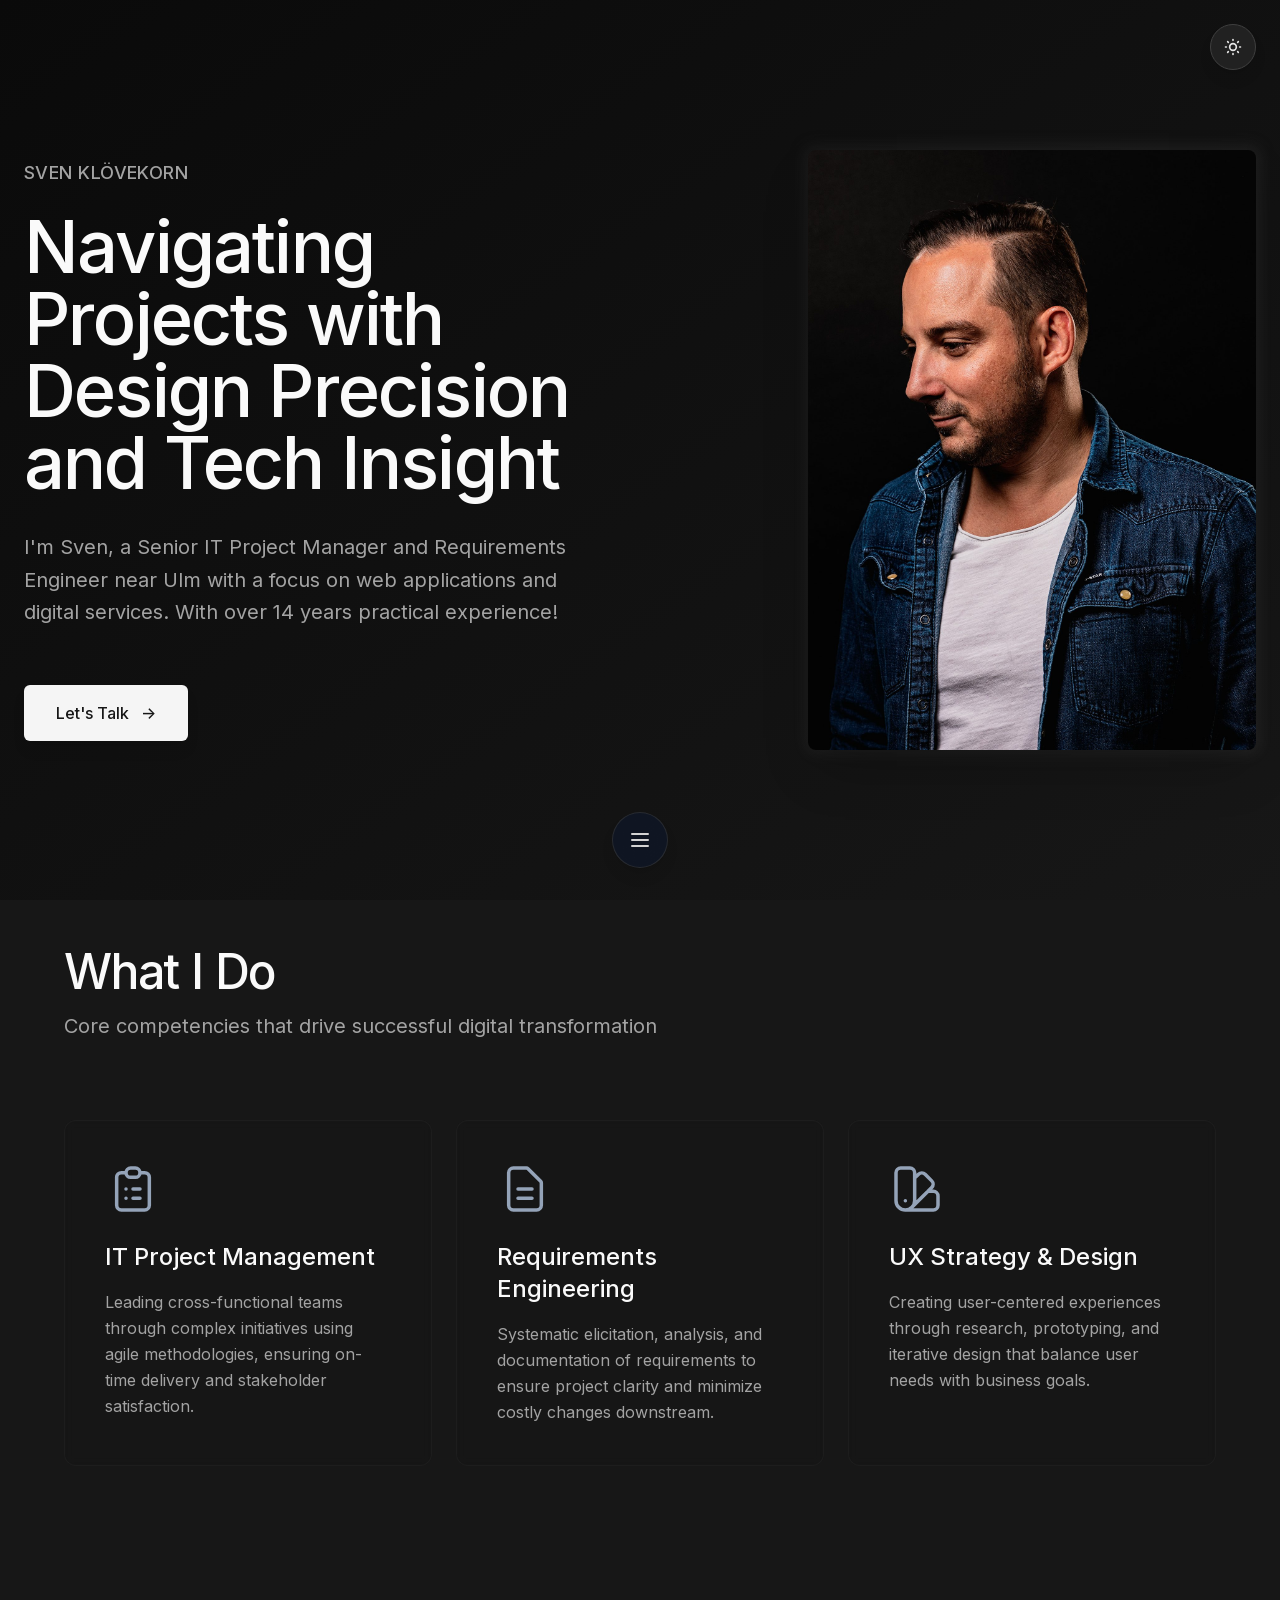
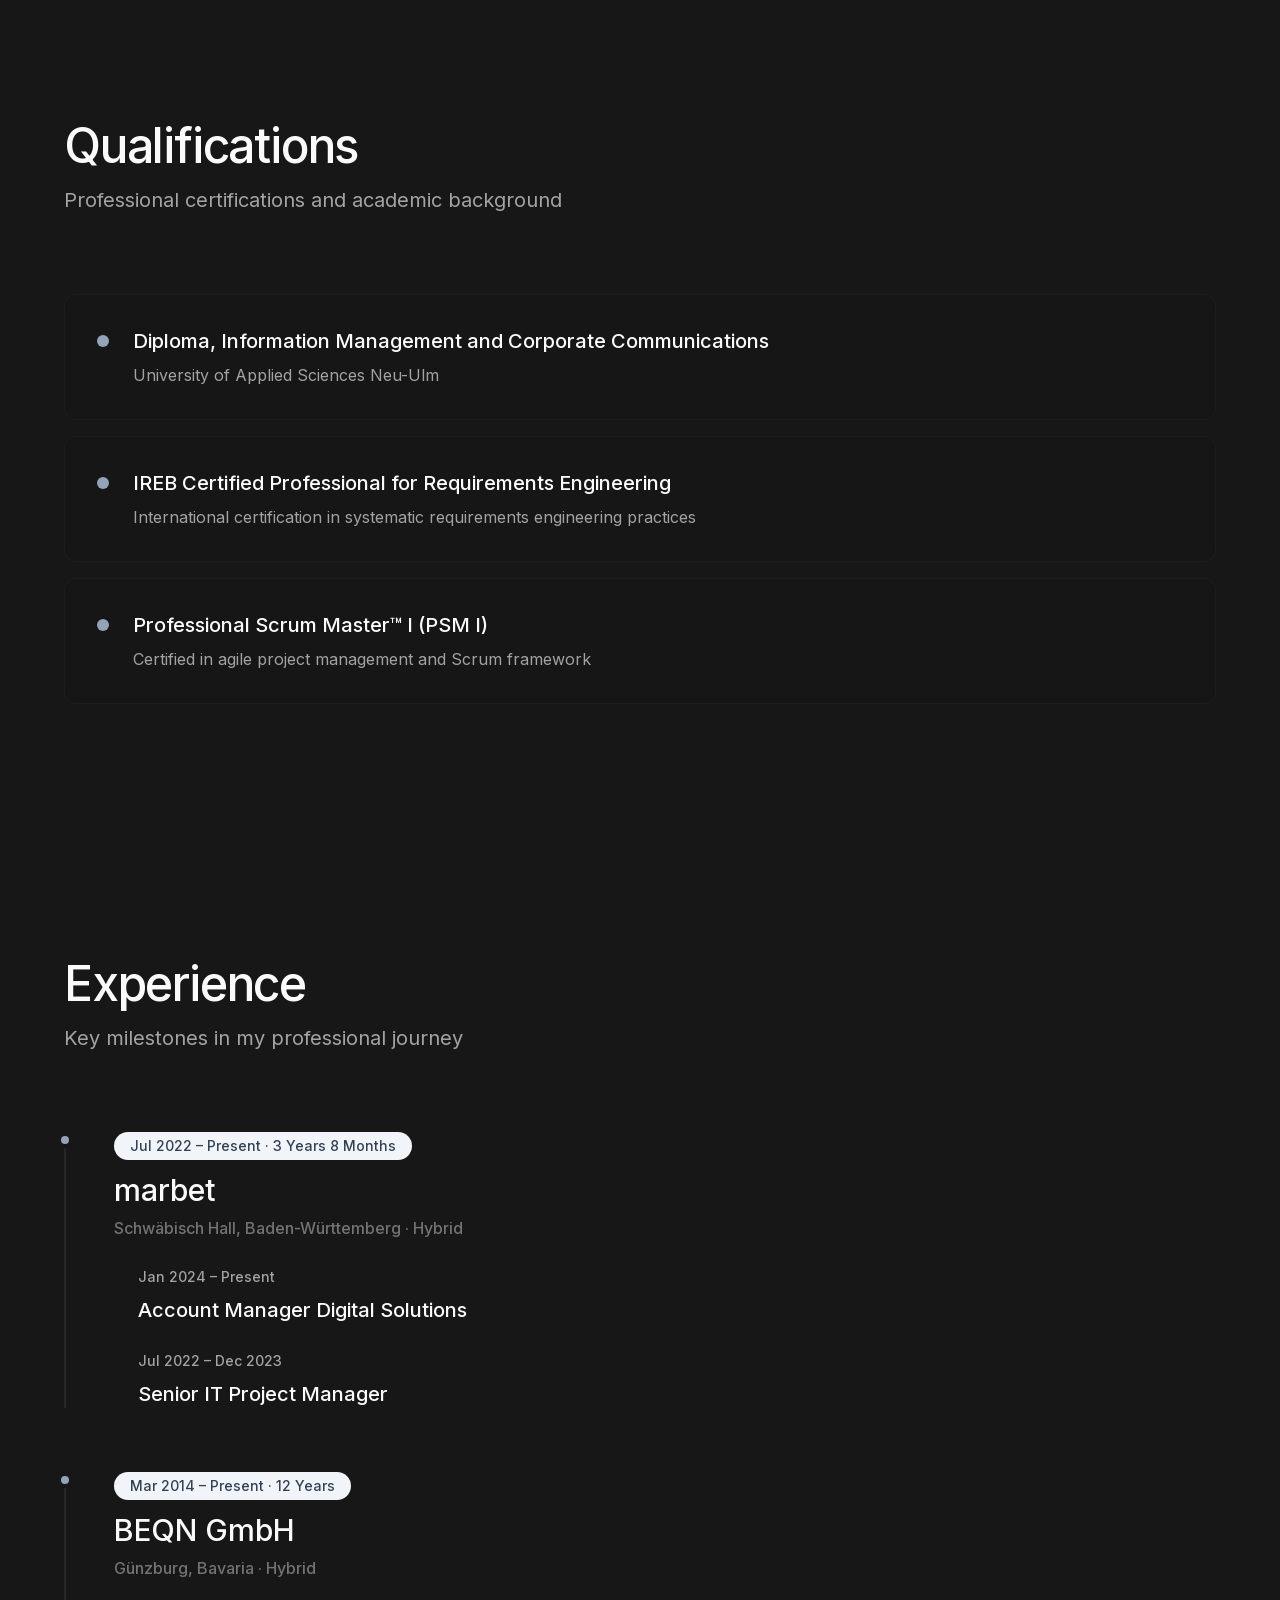
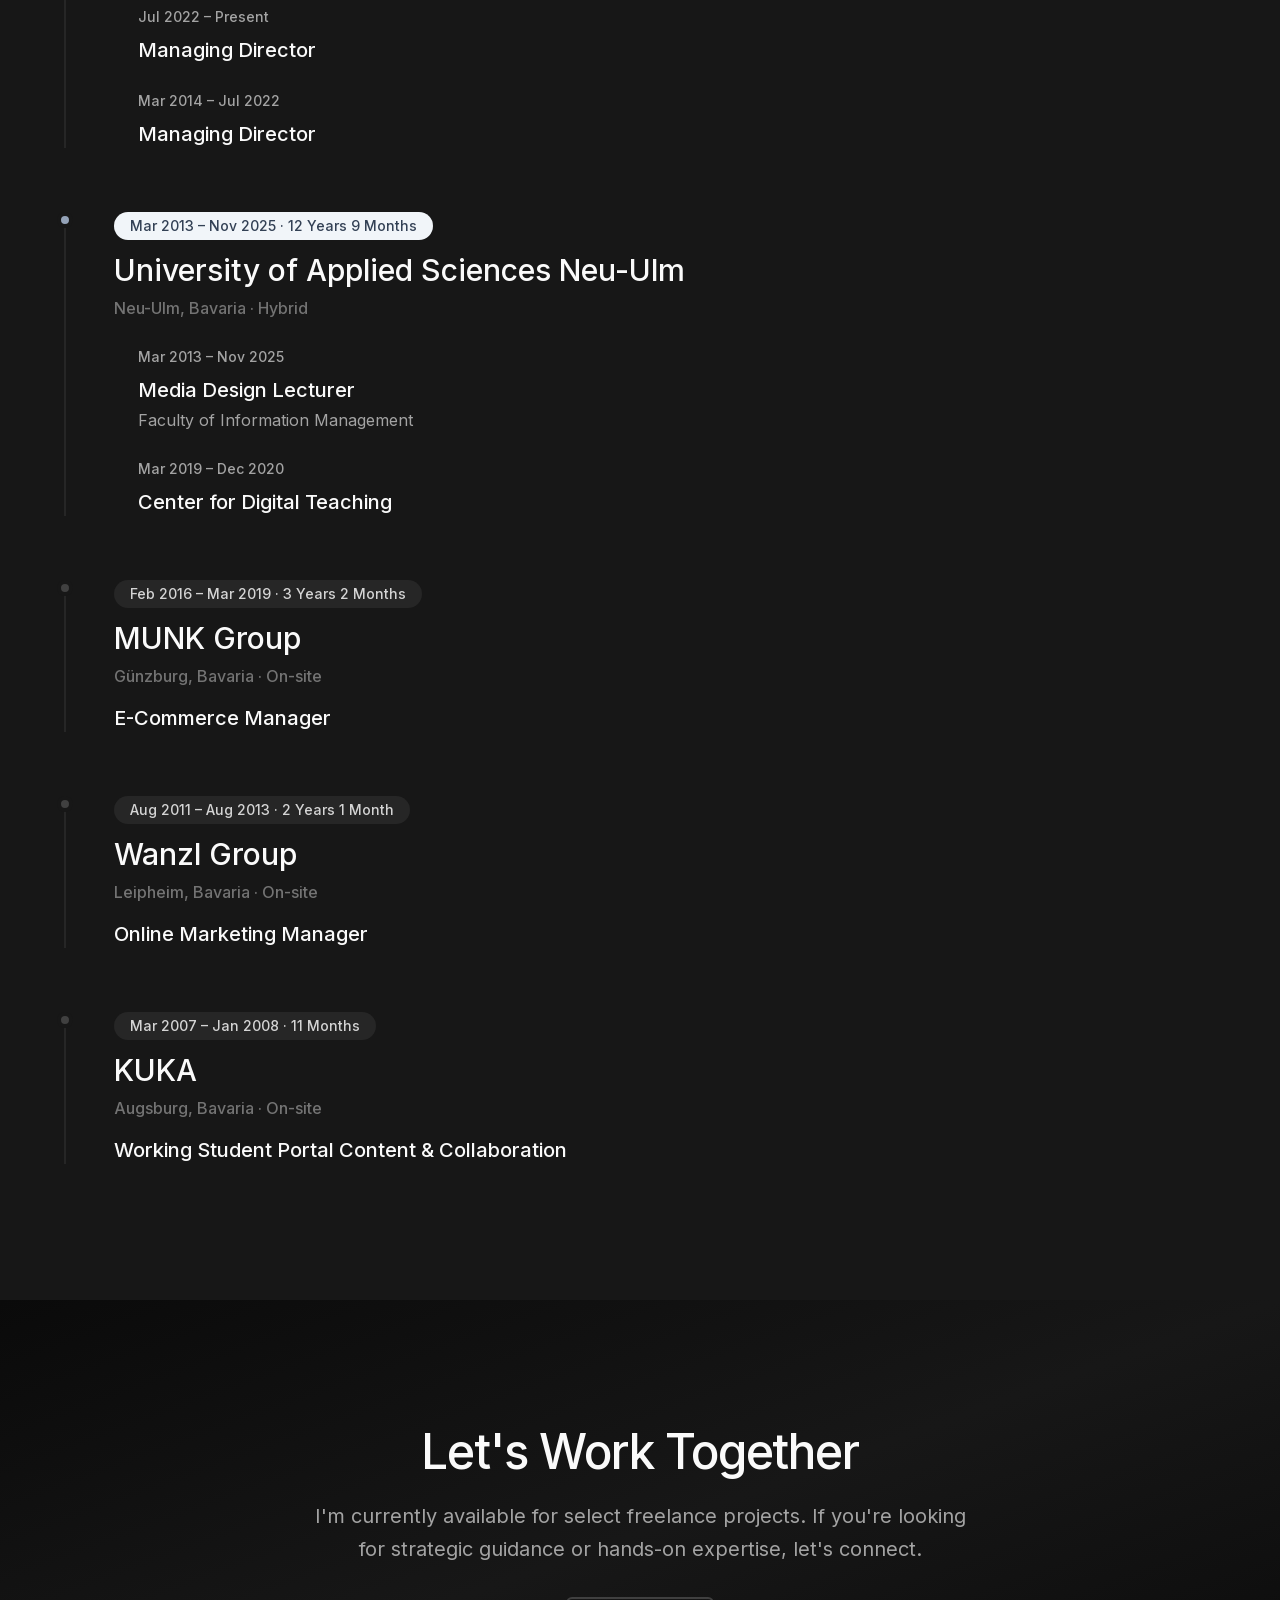
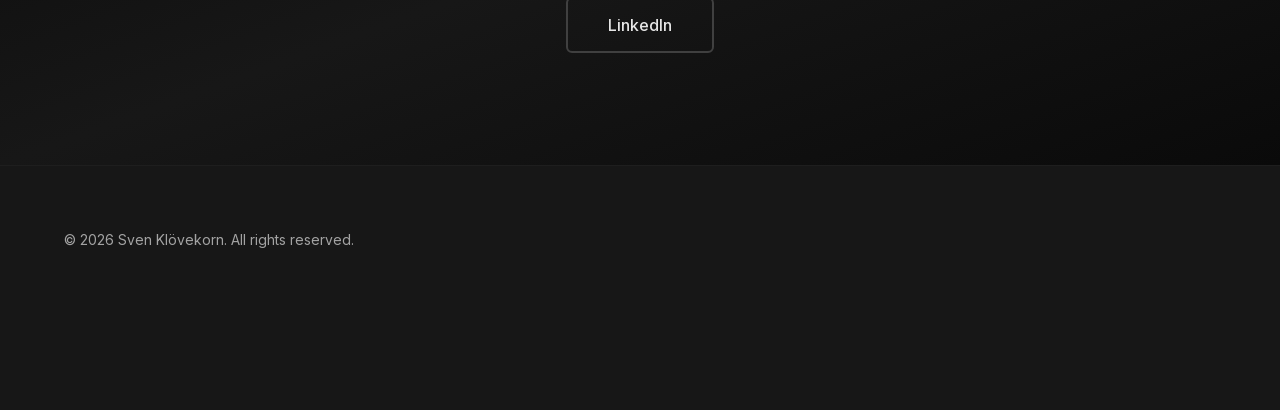
<file: index.html>
<!DOCTYPE html>
<html lang="en" class="scroll-smooth">

<head>
    <meta charset="UTF-8">
    <meta name="viewport" content="width=device-width, initial-scale=1.0">
    <title>Sven Klövekorn – IT Project Manager & Requirements Engineer</title>
    <meta name="description"
        content="Senior IT Project Manager and Requirements Engineer near Ulm with focus on web applications and digital services. 14+ years experience.">
    <link rel="icon" type="image/png" href="assets/fav.png">
    <link rel="apple-touch-icon" href="assets/fav.png">
    <link rel="stylesheet" href="css/tailwind.css">
    <link rel="stylesheet" href="css/fonts.css">
    <style>
        * {
            font-family: 'Inter', sans-serif;
        }

        /* Scroll progress bar */
        #scroll-progress {
            position: fixed;
            top: 0;
            left: 0;
            height: 5px;
            width: 0%;
            background: #00FFFF;
            z-index: 9999;
            transition: width 0.1s linear;
        }

        /* Idle message */
        #idle-message {
            position: fixed;
            top: 2rem;
            left: 50%;
            transform: translateX(-50%) translateY(-20px);
            background: rgba(0, 0, 0, 0.8);
            color: #fff;
            padding: 0.75rem 1.5rem;
            border-radius: 9999px;
            font-size: 0.9rem;
            opacity: 0;
            transition: opacity 0.5s, transform 0.5s;
            pointer-events: none;
            z-index: 9999;
        }

        #idle-message.visible {
            opacity: 1;
            transform: translateX(-50%) translateY(0);
        }

        /* Smooth scroll behavior */
        html {
            scroll-behavior: smooth;
        }

        /* Shake Easter egg */
        @keyframes shake {
            0%, 100% { transform: translateX(0); }
            10% { transform: translateX(-8px) rotate(-1deg); }
            20% { transform: translateX(8px) rotate(1deg); }
            30% { transform: translateX(-6px) rotate(-0.5deg); }
            40% { transform: translateX(6px) rotate(0.5deg); }
            50% { transform: translateX(-4px); }
            60% { transform: translateX(4px); }
            70% { transform: translateX(-2px); }
            80% { transform: translateX(2px); }
        }

        .page-shake {
            animation: shake 0.6s ease-in-out;
        }

        /* Fade-in animation */
        @keyframes fadeIn {
            from {
                opacity: 0;
                transform: translateY(30px);
            }

            to {
                opacity: 1;
                transform: translateY(0);
            }
        }

        .fade-in {
            animation: fadeIn 0.8s ease-out forwards;
        }

        .fade-in-delay {
            animation: fadeIn 0.8s ease-out 0.2s forwards;
            opacity: 0;
        }

        /* Animated underline on hover */
        .link-underline {
            position: relative;
            display: inline-block;
        }

        .link-underline::after {
            content: '';
            position: absolute;
            width: 0;
            height: 2px;
            bottom: -4px;
            left: 0;
            background-color: currentColor;
            transition: width 0.3s ease;
        }

        .link-underline:hover::after {
            width: 100%;
        }

        /* Soft gradient backgrounds */
        .gradient-soft {
            background: linear-gradient(180deg,
                    rgba(248, 250, 252, 0) 0%,
                    rgba(248, 250, 252, 0.5) 50%,
                    rgba(248, 250, 252, 0) 100%);
        }

        .dark .gradient-soft {
            background: linear-gradient(180deg,
                    rgba(15, 23, 42, 0) 0%,
                    rgba(15, 23, 42, 0.5) 50%,
                    rgba(15, 23, 42, 0) 100%);
        }

        /* Card hover lift effect */
        .card-hover {
            transition: all 0.3s cubic-bezier(0.4, 0, 0.2, 1);
        }

        .card-hover:hover {
            transform: translateY(-4px);
            box-shadow: 0 20px 25px -5px rgba(0, 0, 0, 0.05), 0 10px 10px -5px rgba(0, 0, 0, 0.04);
        }

        .dark .card-hover:hover {
            box-shadow: 0 20px 25px -5px rgba(0, 0, 0, 0.3), 0 10px 10px -5px rgba(0, 0, 0, 0.2);
        }

        /* Smooth transitions */
        .transition-smooth {
            transition: all 0.4s cubic-bezier(0.4, 0, 0.2, 1);
        }

        /* Ultra-Smooth Morphing Bubble Navigation - FIXED */
        .nav-bubble-container {
            max-width: 56px;
            max-height: 56px;
            transition: max-width 0.4s cubic-bezier(0.25, 0.46, 0.45, 0.94),
                max-height 0.4s cubic-bezier(0.25, 0.46, 0.45, 0.94);
        }

        .nav-bubble-container.nav-expanded {
            max-width: 800px;
            max-height: 200px;
            transition: max-width 0.7s cubic-bezier(0.25, 0.46, 0.45, 0.94),
                max-height 0.7s cubic-bezier(0.25, 0.46, 0.45, 0.94);
        }

        /* Glassmorphic container - smooth morph */
        .nav-bubble-container>div {
            width: 56px;
            height: 56px;
            transition: width 0.4s cubic-bezier(0.25, 0.46, 0.45, 0.94),
                height 0.4s cubic-bezier(0.25, 0.46, 0.45, 0.94);
        }

        .nav-expanded>div {
            width: auto;
            height: auto;
            transition: width 0.7s cubic-bezier(0.25, 0.46, 0.45, 0.94),
                height 0.7s cubic-bezier(0.25, 0.46, 0.45, 0.94);
        }

        /* Menu toggle button - instant disappear on expand, delayed fade-in on collapse */
        .nav-toggle-wrapper {
            position: absolute;
            inset: 0;
            display: flex;
            align-items: center;
            justify-content: center;
            transition: opacity 0.25s ease-in 0.1s;
        }

        .nav-expanded .nav-toggle-wrapper {
            opacity: 0;
            pointer-events: none;
            transition: opacity 0s;
        }

        /* Navigation content - smooth fade in, fast fade out */
        .nav-content {
            opacity: 0;
            transition: opacity 0.4s ease-in 0.25s;
            pointer-events: none;
        }

        .nav-expanded .nav-content {
            opacity: 1;
            pointer-events: auto;
            transition: opacity 0.2s ease-out;
        }

        /* Staggered animation for nav items - gentle on open, fast on close */
        .nav-item {
            opacity: 0;
            transform: translateY(8px);
            transition: opacity 0.2s ease-out,
                transform 0.2s ease-out;
        }

        /* First item (house) disappears instantly */
        .nav-item:nth-child(1) {
            transition: opacity 0s,
                transform 0s;
        }

        .nav-expanded .nav-item {
            opacity: 1;
            transform: translateY(0);
            transition: opacity 0.35s ease-out,
                transform 0.35s ease-out;
        }

        .nav-expanded .nav-item:nth-child(1) {
            transition-delay: 0s;
        }

        .nav-expanded .nav-item:nth-child(2) {
            transition-delay: 0.4s;
        }

        .nav-expanded .nav-item:nth-child(3) {
            transition-delay: 0.45s;
        }

        .nav-expanded .nav-item:nth-child(4) {
            transition-delay: 0.5s;
        }

        .nav-expanded .nav-item:nth-child(5) {
            transition-delay: 0.55s;
        }

        .nav-expanded .nav-item:nth-child(6) {
            transition-delay: 0.6s;
        }

        /* Menu icon - no rotation, just fade */
        .menu-icon {
            transition: opacity 0.3s ease-in-out;
        }

        .nav-expanded .menu-icon {
            opacity: 0;
        }

        /* Gentle hover effect */
        .nav-bubble-container:not(.nav-expanded):hover {
            transform: scale(1.02);
            transition: transform 0.3s ease-out;
        }

        /* ── Glitch Effect on Hero Portrait ── */
        .glitch-wrapper {
            position: relative;
        }

        .glitch-wrapper::before,
        .glitch-wrapper::after {
            content: '';
            position: absolute;
            inset: 0;
            background: inherit;
            border-radius: inherit;
            opacity: 0;
            pointer-events: none;
            mix-blend-mode: screen;
            transition: opacity 0.2s;
        }

        .glitch-wrapper::before {
            background: linear-gradient(0deg,
                    transparent 0%,
                    rgba(0, 255, 255, 0.15) 2%,
                    transparent 3%,
                    transparent 10%,
                    rgba(255, 0, 80, 0.1) 11%,
                    transparent 12%,
                    transparent 20%,
                    rgba(0, 255, 200, 0.08) 21%,
                    transparent 22%,
                    transparent 50%,
                    rgba(255, 0, 80, 0.12) 51%,
                    transparent 52%,
                    transparent 75%,
                    rgba(0, 255, 255, 0.1) 76%,
                    transparent 77%);
            z-index: 3;
        }

        .glitch-wrapper::after {
            background: repeating-linear-gradient(0deg,
                    transparent,
                    transparent 2px,
                    rgba(0, 0, 0, 0.05) 2px,
                    rgba(0, 0, 0, 0.05) 4px);
            z-index: 4;
        }

        .glitch-wrapper:hover::before {
            opacity: 1;
            animation: glitchOverlay 0.3s steps(4) infinite;
        }

        .glitch-wrapper:hover::after {
            opacity: 1;
            animation: scanlines 0.1s linear infinite;
        }

        /* Glitch image layers */
        .glitch-img {
            position: relative;
        }

        .group:hover .glitch-img {
            animation: glitchShift 0.4s steps(3) infinite;
        }

        /* Red / cyan channel-split shadows on hover */
        .group:hover .glitch-img {
            filter: drop-shadow(2px 0 0 rgba(255, 0, 80, 0.5)) drop-shadow(-2px 0 0 rgba(0, 255, 255, 0.5));
        }

        @keyframes glitchShift {
            0% {
                transform: translate(0);
            }

            20% {
                transform: translate(-3px, 2px);
            }

            40% {
                transform: translate(2px, -1px);
            }

            60% {
                transform: translate(-1px, -2px);
            }

            80% {
                transform: translate(3px, 1px);
            }

            100% {
                transform: translate(0);
            }
        }

        @keyframes glitchOverlay {
            0% {
                clip-path: inset(10% 0 60% 0);
                transform: translate(-4px, 0);
            }

            25% {
                clip-path: inset(40% 0 20% 0);
                transform: translate(4px, 0);
            }

            50% {
                clip-path: inset(70% 0 5% 0);
                transform: translate(-2px, 0);
            }

            75% {
                clip-path: inset(5% 0 80% 0);
                transform: translate(3px, 0);
            }

            100% {
                clip-path: inset(30% 0 30% 0);
                transform: translate(0);
            }
        }

        @keyframes scanlines {
            from {
                background-position: 0 0;
            }

            to {
                background-position: 0 4px;
            }
        }
    </style>
    <!-- Matomo -->
    <script>
      var _paq = window._paq = window._paq || [];
      /* tracker methods like "setCustomDimension" should be called before "trackPageView" */
      _paq.push(['trackPageView']);
      _paq.push(['enableLinkTracking']);
      (function() {
        var u="//stats.beqn.io/";
        _paq.push(['setTrackerUrl', u+'matomo.php']);
        _paq.push(['setSiteId', '2']);
        var d=document, g=d.createElement('script'), s=d.getElementsByTagName('script')[0];
        g.async=true; g.src=u+'matomo.js'; s.parentNode.insertBefore(g,s);
      })();
    </script>
    <!-- End Matomo Code -->
</head>

<body class="bg-white dark:bg-neutral-900 text-neutral-800 dark:text-neutral-200 transition-colors duration-500 pb-24">
    <div id="scroll-progress"></div>
    <div id="idle-message">Noch da? ☕</div>

    <!-- Theme Toggle -->
    <button id="themeToggle"
        class="fixed top-6 right-6 z-50 p-3 rounded-full bg-white/80 dark:bg-neutral-800/80 backdrop-blur-sm border border-neutral-200 dark:border-neutral-700 hover:scale-110 transition-all duration-300 shadow-lg"
        aria-label="Toggle theme">
        <svg class="w-5 h-5 hidden dark:block text-neutral-200" fill="none" stroke="currentColor" viewBox="0 0 24 24">
            <path stroke-linecap="round" stroke-linejoin="round" stroke-width="2"
                d="M12 3v1m0 16v1m9-9h-1M4 12H3m15.364 6.364l-.707-.707M6.343 6.343l-.707-.707m12.728 0l-.707.707M6.343 17.657l-.707.707M16 12a4 4 0 11-8 0 4 4 0 018 0z">
            </path>
        </svg>
        <svg class="w-5 h-5 block dark:hidden text-neutral-800" fill="none" stroke="currentColor" viewBox="0 0 24 24">
            <path stroke-linecap="round" stroke-linejoin="round" stroke-width="2"
                d="M20.354 15.354A9 9 0 018.646 3.646 9.003 9.003 0 0012 21a9.003 9.003 0 008.354-5.646z"></path>
        </svg>
    </button>

    <!-- Hero Section -->
    <section id="hero" class="relative min-h-screen flex items-center px-6 py-20 overflow-hidden">
        <!-- Subtle gradient background -->
        <div
            class="absolute inset-0 bg-gradient-to-br from-neutral-50 via-white to-neutral-50 dark:from-neutral-950 dark:to-neutral-900">
        </div>

        <div class="relative max-w-7xl mx-auto w-full">
            <div class="grid lg:grid-cols-2 gap-12 lg:gap-16 items-center">
                <!-- Text Content -->
                <div class="space-y-8 fade-in order-2 lg:order-1">
                    <div class="space-y-6">
                        <p class="text-lg font-medium text-neutral-600 dark:text-neutral-400 tracking-wide uppercase">
                            Sven Klövekorn
                        </p>
                        <h1
                            class="font-display text-5xl md:text-6xl lg:text-7xl font-medium text-neutral-900 dark:text-neutral-50 leading-[1.1] tracking-tight">
                            Navigating Projects with Design Precision and Tech Insight
                        </h1>
                    </div>
                    <p class="text-xl text-neutral-600 dark:text-neutral-400 leading-relaxed max-w-xl">
                        I'm Sven, a Senior IT Project Manager and Requirements Engineer near Ulm with a focus on web
                        applications and digital services. With over 14 years practical experience!
                    </p>
                    <div class="flex flex-wrap gap-4 pt-6">
                        <a href="#contact"
                            class="group px-8 py-4 bg-neutral-900 dark:bg-neutral-100 text-white dark:text-neutral-900 rounded-md hover:bg-neutral-800 dark:hover:bg-neutral-200 transition-all duration-300 font-medium shadow-lg hover:shadow-xl hover:scale-105">
                            Let's Talk
                            <span class="inline-block ml-2 group-hover:translate-x-1 transition-transform">→</span>
                        </a>
                      <!--  <a href="#projects"
                            class="px-8 py-4 border-2 border-neutral-300 dark:border-neutral-700 rounded-md hover:bg-neutral-50 dark:hover:bg-neutral-800 hover:border-neutral-400 dark:hover:border-neutral-600 transition-all duration-300 font-medium">
                            View Work
                        </a>-->
                    </div>
                </div>

                <!-- Portrait Image - Larger, 50% width on desktop -->
                <div class="flex justify-center lg:justify-end fade-in-delay order-1 lg:order-2">
                    <div class="relative group">
                        <div
                            class="absolute -inset-1 bg-gradient-to-r from-neutral-200 to-neutral-300 dark:from-neutral-700 dark:to-neutral-600 rounded-lg blur opacity-25 group-hover:opacity-40 transition duration-500">
                        </div>
                        <div
                            class="relative w-full max-w-md lg:w-[500px] lg:h-[600px] rounded-lg overflow-hidden shadow-2xl glitch-wrapper">
                            <img src="assets/sven-kloevekorn-privat.jpg" alt="Sven Klövekorn"
                                class="w-full h-full object-cover glitch-img">
                        </div>
                    </div>
                </div>
            </div>
        </div>
    </section>

    <!-- Services Section - Overlapping with soft background -->
    <section id="services" class="relative px-6 py-32 -mt-20">

        <div class="relative max-w-6xl mx-auto">
            <div class="mb-20 fade-in">
                <h2
                    class="font-display text-4xl md:text-5xl font-medium text-neutral-900 dark:text-neutral-50 mb-4 tracking-tight">
                    What I Do</h2>
                <p class="text-xl text-neutral-600 dark:text-neutral-400 max-w-2xl">Core competencies that drive
                    successful digital transformation</p>
            </div>

            <div class="grid md:grid-cols-3 gap-6">
                <div
                    class="group p-10 bg-white/60 dark:bg-neutral-900/60 backdrop-blur-sm rounded-xl border border-neutral-200/50 dark:border-neutral-800/50 card-hover">
                    <div
                        class="w-14 h-14 mb-6 text-accent-600 dark:text-accent-400 transition-transform duration-300 group-hover:scale-110">
                        <svg fill="none" stroke="currentColor" viewBox="0 0 24 24">
                            <path stroke-linecap="round" stroke-linejoin="round" stroke-width="1.5"
                                d="M9 5H7a2 2 0 00-2 2v12a2 2 0 002 2h10a2 2 0 002-2V7a2 2 0 00-2-2h-2M9 5a2 2 0 002 2h2a2 2 0 002-2M9 5a2 2 0 012-2h2a2 2 0 012 2m-3 7h3m-3 4h3m-6-4h.01M9 16h.01">
                            </path>
                        </svg>
                    </div>
                    <h3 class="text-2xl font-medium text-neutral-900 dark:text-neutral-50 mb-4">IT Project Management
                    </h3>
                    <p class="text-neutral-600 dark:text-neutral-400 leading-relaxed">Leading cross-functional teams
                        through complex initiatives using agile methodologies, ensuring on-time delivery and stakeholder
                        satisfaction.</p>
                </div>

                <div
                    class="group p-10 bg-white/60 dark:bg-neutral-900/60 backdrop-blur-sm rounded-xl border border-neutral-200/50 dark:border-neutral-800/50 card-hover">
                    <div
                        class="w-14 h-14 mb-6 text-accent-600 dark:text-accent-400 transition-transform duration-300 group-hover:scale-110">
                        <svg fill="none" stroke="currentColor" viewBox="0 0 24 24">
                            <path stroke-linecap="round" stroke-linejoin="round" stroke-width="1.5"
                                d="M9 12h6m-6 4h6m2 5H7a2 2 0 01-2-2V5a2 2 0 012-2h5.586a1 1 0 01.707.293l5.414 5.414a1 1 0 01.293.707V19a2 2 0 01-2 2z">
                            </path>
                        </svg>
                    </div>
                    <h3 class="text-2xl font-medium text-neutral-900 dark:text-neutral-50 mb-4">Requirements Engineering
                    </h3>
                    <p class="text-neutral-600 dark:text-neutral-400 leading-relaxed">Systematic elicitation, analysis,
                        and documentation of requirements to ensure project clarity and minimize costly changes
                        downstream.</p>
                </div>

                <div
                    class="group p-10 bg-white/60 dark:bg-neutral-900/60 backdrop-blur-sm rounded-xl border border-neutral-200/50 dark:border-neutral-800/50 card-hover">
                    <div
                        class="w-14 h-14 mb-6 text-accent-600 dark:text-accent-400 transition-transform duration-300 group-hover:scale-110">
                        <svg fill="none" stroke="currentColor" viewBox="0 0 24 24">
                            <path stroke-linecap="round" stroke-linejoin="round" stroke-width="1.5"
                                d="M7 21a4 4 0 01-4-4V5a2 2 0 012-2h4a2 2 0 012 2v12a4 4 0 01-4 4zm0 0h12a2 2 0 002-2v-4a2 2 0 00-2-2h-2.343M11 7.343l1.657-1.657a2 2 0 012.828 0l2.829 2.829a2 2 0 010 2.828l-8.486 8.485M7 17h.01">
                            </path>
                        </svg>
                    </div>
                    <h3 class="text-2xl font-medium text-neutral-900 dark:text-neutral-50 mb-4">UX Strategy & Design
                    </h3>
                    <p class="text-neutral-600 dark:text-neutral-400 leading-relaxed">Creating user-centered experiences
                        through research, prototyping, and iterative design that balance user needs with business goals.
                    </p>
                </div>
            </div>
        </div>
    </section>

    <!-- Qualifications Section -->
    <section class="relative px-6 py-32">
        <div class="max-w-6xl mx-auto">
            <div class="mb-20 fade-in">
                <h2
                    class="font-display text-4xl md:text-5xl font-medium text-neutral-900 dark:text-neutral-50 mb-4 tracking-tight">
                    Qualifications</h2>
                <p class="text-xl text-neutral-600 dark:text-neutral-400">Professional certifications and academic
                    background</p>
            </div>

            <div class="space-y-4">
                <div
                    class="group flex items-start gap-6 p-8 bg-white/60 dark:bg-neutral-900/60 backdrop-blur-sm rounded-xl border border-neutral-200/50 dark:border-neutral-800/50 transition-smooth hover:bg-white dark:hover:bg-neutral-900">
                    <div
                        class="w-3 h-3 mt-2 rounded-full bg-accent-600 dark:bg-accent-400 flex-shrink-0 group-hover:scale-125 transition-transform">
                    </div>
                    <div>
                        <h3 class="text-xl font-medium text-neutral-900 dark:text-neutral-50 mb-2">Diploma, Information
                            Management and Corporate Communications</h3>
                        <p class="text-neutral-600 dark:text-neutral-400">University of Applied Sciences Neu-Ulm</p>
                    </div>
                </div>

                <div
                    class="group flex items-start gap-6 p-8 bg-white/60 dark:bg-neutral-900/60 backdrop-blur-sm rounded-xl border border-neutral-200/50 dark:border-neutral-800/50 transition-smooth hover:bg-white dark:hover:bg-neutral-900">
                    <div
                        class="w-3 h-3 mt-2 rounded-full bg-accent-600 dark:bg-accent-400 flex-shrink-0 group-hover:scale-125 transition-transform">
                    </div>
                    <div>
                        <h3 class="text-xl font-medium text-neutral-900 dark:text-neutral-50 mb-2">IREB Certified
                            Professional for Requirements Engineering</h3>
                        <p class="text-neutral-600 dark:text-neutral-400">International certification in systematic
                            requirements engineering practices</p>
                    </div>
                </div>

                <div
                    class="group flex items-start gap-6 p-8 bg-white/60 dark:bg-neutral-900/60 backdrop-blur-sm rounded-xl border border-neutral-200/50 dark:border-neutral-800/50 transition-smooth hover:bg-white dark:hover:bg-neutral-900">
                    <div
                        class="w-3 h-3 mt-2 rounded-full bg-accent-600 dark:bg-accent-400 flex-shrink-0 group-hover:scale-125 transition-transform">
                    </div>
                    <div>
                        <h3 class="text-xl font-medium text-neutral-900 dark:text-neutral-50 mb-2">Professional Scrum
                            Master™ I (PSM I)</h3>
                        <p class="text-neutral-600 dark:text-neutral-400">Certified in agile project management and
                            Scrum framework</p>
                    </div>
                </div>
            </div>
        </div>
    </section>

    <!-- Experience Timeline -->
    <section id="experience" class="relative px-6 py-32">

        <div class="relative max-w-6xl mx-auto">
            <div class="mb-20 fade-in">
                <h2
                    class="font-display text-4xl md:text-5xl font-medium text-neutral-900 dark:text-neutral-50 mb-4 tracking-tight">
                    Experience</h2>
                <p class="text-xl text-neutral-600 dark:text-neutral-400">Key milestones in my professional journey</p>
            </div>

            <div class="space-y-16">
                <!-- marbet Group - 3 Years 8 Months -->
                <div class="relative pl-12 border-l-2 border-neutral-200 dark:border-neutral-800 group">
                    <div
                        class="absolute -left-[9px] top-0 w-4 h-4 rounded-full bg-accent-600 dark:bg-accent-400 border-4 border-white dark:border-neutral-900 group-hover:scale-150 transition-transform">
                    </div>
                    <div class="mb-3">
                        <span
                            class="inline-block px-4 py-1 text-sm font-medium bg-accent-100 dark:bg-accent-900/60 text-accent-700 dark:text-accent-200 rounded-full">Jul
                            2022 – Present · 3 Years 8 Months</span>
                    </div>
                    <h3 class="text-3xl font-medium text-neutral-900 dark:text-neutral-50 mb-2">marbet</h3>
                    <p class="text-neutral-500 dark:text-neutral-500 mb-6 font-medium">Schwäbisch Hall,
                        Baden-Württemberg · Hybrid</p>

                    <!-- Nested positions -->
                    <div class="space-y-6 ml-2 pl-4">
                        <div>
                            <div class="mb-2">
                                <span class="text-sm text-neutral-600 dark:text-neutral-400 font-medium">Jan 2024 –
                                    Present</span>
                            </div>
                            <h4 class="text-xl font-medium text-neutral-900 dark:text-neutral-50 mb-1">Account Manager
                                Digital Solutions</h4>
                        </div>

                        <div>
                            <div class="mb-2">
                                <span class="text-sm text-neutral-600 dark:text-neutral-400 font-medium">Jul 2022 –
                                    Dec 2023</span>
                            </div>
                            <h4 class="text-xl font-medium text-neutral-900 dark:text-neutral-50 mb-1">Senior IT Project
                                Manager</h4>
                        </div>
                    </div>
                </div>

                <!-- BEQN GmbH - 12 Years -->
                <div class="relative pl-12 border-l-2 border-neutral-200 dark:border-neutral-800 group">
                    <div
                        class="absolute -left-[9px] top-0 w-4 h-4 rounded-full bg-accent-600 dark:bg-accent-400 border-4 border-white dark:border-neutral-900 group-hover:scale-150 transition-transform">
                    </div>
                    <div class="mb-3">
                        <span
                            class="inline-block px-4 py-1 text-sm font-medium bg-accent-100 dark:bg-accent-900/60 text-accent-700 dark:text-accent-200 rounded-full">Mar
                            2014 – Present · 12 Years</span>
                    </div>
                    <h3 class="text-3xl font-medium text-neutral-900 dark:text-neutral-50 mb-2">BEQN GmbH</h3>
                    <p class="text-neutral-500 dark:text-neutral-500 mb-6 font-medium">Günzburg, Bavaria · Hybrid</p>

                    <!-- Nested positions -->
                    <div class="space-y-6 ml-2 pl-4">
                        <div>
                            <div class="mb-2">
                                <span class="text-sm text-neutral-600 dark:text-neutral-400 font-medium">Jul 2022 –
                                    Present</span>
                            </div>
                            <h4 class="text-xl font-medium text-neutral-900 dark:text-neutral-50 mb-1">Managing Director
                            </h4>
                        </div>

                        <div>
                            <div class="mb-2">
                                <span class="text-sm text-neutral-600 dark:text-neutral-400 font-medium">Mar 2014 –
                                    Jul 2022</span>
                            </div>
                            <h4 class="text-xl font-medium text-neutral-900 dark:text-neutral-50 mb-1">Managing Director
                            </h4>
                        </div>
                    </div>
                </div>

                <!-- University of Applied Sciences Neu-Ulm - 12 Years 9 Months -->
                <div class="relative pl-12 border-l-2 border-neutral-200 dark:border-neutral-800 group">
                    <div
                        class="absolute -left-[9px] top-0 w-4 h-4 rounded-full bg-accent-600 dark:bg-accent-400 border-4 border-white dark:border-neutral-900 group-hover:scale-150 transition-transform">
                    </div>
                    <div class="mb-3">
                        <span
                            class="inline-block px-4 py-1 text-sm font-medium bg-accent-100 dark:bg-accent-900/60 text-accent-700 dark:text-accent-200 rounded-full">Mar
                            2013 – Nov 2025 · 12 Years 9 Months</span>
                    </div>
                    <h3 class="text-3xl font-medium text-neutral-900 dark:text-neutral-50 mb-2">University of Applied Sciences Neu-Ulm</h3>
                    <p class="text-neutral-500 dark:text-neutral-500 mb-6 font-medium">Neu-Ulm, Bavaria · Hybrid</p>

                    <!-- Nested positions -->
                    <div class="space-y-6 ml-2 pl-4">
                        <div>
                            <div class="mb-2">
                                <span class="text-sm text-neutral-600 dark:text-neutral-400 font-medium">Mar 2013 –
                                    Nov 2025</span>
                            </div>
                            <h4 class="text-xl font-medium text-neutral-900 dark:text-neutral-50 mb-1">Media Design Lecturer</h4>
                            <p class="text-neutral-600 dark:text-neutral-400">Faculty of Information Management</p>
                        </div>

                        <div>
                            <div class="mb-2">
                                <span class="text-sm text-neutral-600 dark:text-neutral-400 font-medium">Mar 2019 –
                                    Dec 2020</span>
                            </div>
                            <h4 class="text-xl font-medium text-neutral-900 dark:text-neutral-50 mb-1">Center for Digital Teaching
                            </h4>
                        </div>
                    </div>
                </div>

                <!-- MUNK Group - 3 Years 2 Months -->
                <div class="relative pl-12 border-l-2 border-neutral-200 dark:border-neutral-800 group">
                    <div
                        class="absolute -left-[9px] top-0 w-4 h-4 rounded-full bg-neutral-300 dark:bg-neutral-700 border-4 border-white dark:border-neutral-900 group-hover:scale-150 transition-transform">
                    </div>
                    <div class="mb-3">
                        <span
                            class="inline-block px-4 py-1 text-sm font-medium bg-neutral-100 dark:bg-neutral-800 text-neutral-700 dark:text-neutral-300 rounded-full">Feb
                            2016 – Mar 2019 · 3 Years 2 Months</span>
                    </div>
                    <h3 class="text-3xl font-medium text-neutral-900 dark:text-neutral-50 mb-2">MUNK Group</h3>
                    <p class="text-neutral-500 dark:text-neutral-500 mb-2 font-medium">Günzburg, Bavaria · On-site</p>

                    <div class="mt-4">
                        <h4 class="text-xl font-medium text-neutral-900 dark:text-neutral-50 mb-2">E-Commerce Manager
                        </h4>
                    </div>
                </div>

                <!-- Wanzl Group - 2 Years 1 Month -->
                <div class="relative pl-12 border-l-2 border-neutral-200 dark:border-neutral-800 group">
                    <div
                        class="absolute -left-[9px] top-0 w-4 h-4 rounded-full bg-neutral-300 dark:bg-neutral-700 border-4 border-white dark:border-neutral-900 group-hover:scale-150 transition-transform">
                    </div>
                    <div class="mb-3">
                        <span
                            class="inline-block px-4 py-1 text-sm font-medium bg-neutral-100 dark:bg-neutral-800 text-neutral-700 dark:text-neutral-300 rounded-full">Aug
                            2011 – Aug 2013 · 2 Years 1 Month</span>
                    </div>
                    <h3 class="text-3xl font-medium text-neutral-900 dark:text-neutral-50 mb-2">Wanzl Group</h3>
                    <p class="text-neutral-500 dark:text-neutral-500 mb-2 font-medium">Leipheim, Bavaria · On-site</p>

                    <div class="mt-4">
                        <h4 class="text-xl font-medium text-neutral-900 dark:text-neutral-50 mb-2">Online Marketing
                            Manager</h4>
                    </div>
                </div>

                <!-- KUKA - 11 Months -->
                <div class="relative pl-12 border-l-2 border-neutral-200 dark:border-neutral-800 group">
                    <div
                        class="absolute -left-[9px] top-0 w-4 h-4 rounded-full bg-neutral-300 dark:bg-neutral-700 border-4 border-white dark:border-neutral-900 group-hover:scale-150 transition-transform">
                    </div>
                    <div class="mb-3">
                        <span
                            class="inline-block px-4 py-1 text-sm font-medium bg-neutral-100 dark:bg-neutral-800 text-neutral-700 dark:text-neutral-300 rounded-full">Mar
                            2007 – Jan 2008 · 11 Months</span>
                    </div>
                    <h3 class="text-3xl font-medium text-neutral-900 dark:text-neutral-50 mb-2">KUKA</h3>
                    <p class="text-neutral-500 dark:text-neutral-500 mb-2 font-medium">Augsburg, Bavaria · On-site</p>

                    <div class="mt-4">
                        <h4 class="text-xl font-medium text-neutral-900 dark:text-neutral-50 mb-2">Working Student Portal Content & Collaboration
                        </h4>
                    </div>
                </div>
            </div>
        </div>
    </section>

    <!-- Projects Section
    <section id="projects" class="relative px-6 py-32">
        <div class="max-w-6xl mx-auto">
            <div class="mb-20 fade-in">
                <h2
                    class="font-display text-4xl md:text-5xl font-medium text-neutral-900 dark:text-neutral-50 mb-4 tracking-tight">
                    Selected Projects</h2>
                <p class="text-xl text-neutral-600 dark:text-neutral-400">Recent work that demonstrates impact and
                    expertise</p>
            </div>

            <div class="grid md:grid-cols-2 gap-8">
                <div
                    class="group bg-white/60 dark:bg-neutral-900/60 backdrop-blur-sm rounded-xl overflow-hidden border border-neutral-200/50 dark:border-neutral-800/50 card-hover">
                    <div
                        class="h-56 bg-gradient-to-br from-neutral-100 to-neutral-200 dark:from-neutral-800 dark:to-neutral-900">
                    </div>
                    <div class="p-8">
                        <div class="flex flex-wrap gap-2 mb-5">
                            <span
                                class="px-3 py-1 text-xs font-medium bg-accent-100 dark:bg-accent-900/60 text-accent-700 dark:text-accent-200 rounded-full">UX
                                Strategy</span>
                            <span
                                class="px-3 py-1 text-xs font-medium bg-accent-100 dark:bg-accent-900/60 text-accent-700 dark:text-accent-200 rounded-full">Digital
                                Banking</span>
                        </div>
                        <h3 class="text-2xl font-medium text-neutral-900 dark:text-neutral-50 mb-4">Next-Gen Banking
                            Platform</h3>
                        <p class="text-neutral-600 dark:text-neutral-400 mb-5 leading-relaxed">Led UX strategy for a
                            complete digital banking redesign serving 2M+ users. Increased customer satisfaction by 42%
                            and reduced support tickets by 28%.</p>
                        <p class="text-sm text-accent-600 dark:text-accent-400 font-medium">Role: Lead UX Strategist &
                            Project Manager</p>
                    </div>
                </div>

                <div
                    class="group bg-white/60 dark:bg-neutral-900/60 backdrop-blur-sm rounded-xl overflow-hidden border border-neutral-200/50 dark:border-neutral-800/50 card-hover">
                    <div
                        class="h-56 bg-gradient-to-br from-neutral-100 to-neutral-200 dark:from-neutral-800 dark:to-neutral-900">
                    </div>
                    <div class="p-8">
                        <div class="flex flex-wrap gap-2 mb-5">
                            <span
                                class="px-3 py-1 text-xs font-medium bg-accent-100 dark:bg-accent-900/60 text-accent-700 dark:text-accent-200 rounded-full">Requirements
                                Engineering</span>
                            <span
                                class="px-3 py-1 text-xs font-medium bg-accent-100 dark:bg-accent-900/60 text-accent-700 dark:text-accent-200 rounded-full">Healthcare</span>
                        </div>
                        <h3 class="text-2xl font-medium text-neutral-900 dark:text-neutral-50 mb-4">Patient Management
                            System</h3>
                        <p class="text-neutral-600 dark:text-neutral-400 mb-5 leading-relaxed">Architected requirements
                            for a HIPAA-compliant patient management system. Delivered on time and 15% under budget, now
                            used by 50+ healthcare facilities.</p>
                        <p class="text-sm text-accent-600 dark:text-accent-400 font-medium">Role: Requirements Engineer
                            & Technical Lead</p>
                    </div>
                </div>

                <div
                    class="group bg-white/60 dark:bg-neutral-900/60 backdrop-blur-sm rounded-xl overflow-hidden border border-neutral-200/50 dark:border-neutral-800/50 card-hover">
                    <div
                        class="h-56 bg-gradient-to-br from-neutral-100 to-neutral-200 dark:from-neutral-800 dark:to-neutral-900">
                    </div>
                    <div class="p-8">
                        <div class="flex flex-wrap gap-2 mb-5">
                            <span
                                class="px-3 py-1 text-xs font-medium bg-accent-100 dark:bg-accent-900/60 text-accent-700 dark:text-accent-200 rounded-full">Agile
                                Delivery</span>
                            <span
                                class="px-3 py-1 text-xs font-medium bg-accent-100 dark:bg-accent-900/60 text-accent-700 dark:text-accent-200 rounded-full">E-Commerce</span>
                        </div>
                        <h3 class="text-2xl font-medium text-neutral-900 dark:text-neutral-50 mb-4">Omnichannel Retail
                            Platform</h3>
                        <p class="text-neutral-600 dark:text-neutral-400 mb-5 leading-relaxed">Managed agile
                            transformation and platform migration for a leading retailer. Achieved 99.9% uptime during
                            transition and 60% improvement in page load times.</p>
                        <p class="text-sm text-accent-600 dark:text-accent-400 font-medium">Role: Scrum Master &
                            Delivery Manager</p>
                    </div>
                </div>

                <div
                    class="group bg-white/60 dark:bg-neutral-900/60 backdrop-blur-sm rounded-xl overflow-hidden border border-neutral-200/50 dark:border-neutral-800/50 card-hover">
                    <div
                        class="h-56 bg-gradient-to-br from-neutral-100 to-neutral-200 dark:from-neutral-800 dark:to-neutral-900">
                    </div>
                    <div class="p-8">
                        <div class="flex flex-wrap gap-2 mb-5">
                            <span
                                class="px-3 py-1 text-xs font-medium bg-accent-100 dark:bg-accent-900/60 text-accent-700 dark:text-accent-200 rounded-full">Software
                                Conception</span>
                            <span
                                class="px-3 py-1 text-xs font-medium bg-accent-100 dark:bg-accent-900/60 text-accent-700 dark:text-accent-200 rounded-full">SaaS</span>
                        </div>
                        <h3 class="text-2xl font-medium text-neutral-900 dark:text-neutral-50 mb-4">Enterprise Analytics
                            Dashboard</h3>
                        <p class="text-neutral-600 dark:text-neutral-400 mb-5 leading-relaxed">Conceived and designed a
                            real-time analytics platform processing 10M+ events daily. Product achieved product-market
                            fit within 6 months of launch.</p>
                        <p class="text-sm text-accent-600 dark:text-accent-400 font-medium">Role: Product Architect &
                            Strategy Consultant</p>
                    </div>
                </div>
            </div>
        </div>
    </section>
-->
    <!-- Client Logos
    <section id="clients" class="relative px-6 py-32">

        <div class="relative max-w-6xl mx-auto">
            <div class="mb-20 text-center fade-in">
                <h2
                    class="font-display text-4xl md:text-5xl font-medium text-neutral-900 dark:text-neutral-50 mb-4 tracking-tight">
                    Trusted By</h2>
                <p class="text-xl text-neutral-600 dark:text-neutral-400">Organizations I've partnered with</p>
            </div>

            <div class="grid grid-cols-2 md:grid-cols-4 gap-6">
                <div
                    class="h-32 flex items-center justify-center bg-white/60 dark:bg-neutral-900/60 backdrop-blur-sm rounded-xl border border-neutral-200/50 dark:border-neutral-800/50 transition-smooth hover:bg-white dark:hover:bg-neutral-900">
                    <div class="text-neutral-300 dark:text-neutral-700 font-light text-xl">CLIENT A</div>
                </div>
                <div
                    class="h-32 flex items-center justify-center bg-white/60 dark:bg-neutral-900/60 backdrop-blur-sm rounded-xl border border-neutral-200/50 dark:border-neutral-800/50 transition-smooth hover:bg-white dark:hover:bg-neutral-900">
                    <div class="text-neutral-300 dark:text-neutral-700 font-light text-xl">CLIENT B</div>
                </div>
                <div
                    class="h-32 flex items-center justify-center bg-white/60 dark:bg-neutral-900/60 backdrop-blur-sm rounded-xl border border-neutral-200/50 dark:border-neutral-800/50 transition-smooth hover:bg-white dark:hover:bg-neutral-900">
                    <div class="text-neutral-300 dark:text-neutral-700 font-light text-xl">CLIENT C</div>
                </div>
                <div
                    class="h-32 flex items-center justify-center bg-white/60 dark:bg-neutral-900/60 backdrop-blur-sm rounded-xl border border-neutral-200/50 dark:border-neutral-800/50 transition-smooth hover:bg-white dark:hover:bg-neutral-900">
                    <div class="text-neutral-300 dark:text-neutral-700 font-light text-xl">CLIENT D</div>
                </div>
            </div>
        </div>
    </section>
-->
    <!-- Testimonials
    <section class="relative px-6 py-32">
        <div class="max-w-6xl mx-auto">
            <div class="mb-20 fade-in">
                <h2
                    class="font-display text-4xl md:text-5xl font-medium text-neutral-900 dark:text-neutral-50 mb-4 tracking-tight">
                    Client Feedback</h2>
                <p class="text-xl text-neutral-600 dark:text-neutral-400">What clients say about working together</p>
            </div>

            <div class="grid md:grid-cols-2 gap-8">
                <div
                    class="group p-10 bg-white/60 dark:bg-neutral-900/60 backdrop-blur-sm rounded-xl border border-neutral-200/50 dark:border-neutral-800/50 transition-smooth hover:bg-white dark:hover:bg-neutral-900">
                    <p class="text-lg text-neutral-700 dark:text-neutral-300 leading-relaxed mb-8 italic">"Working with
                        Sven transformed our digital strategy completely. His ability to understand complex business
                        requirements and translate them into actionable technical solutions is unmatched. The project
                        was delivered ahead of schedule and exceeded all expectations."</p>
                    <div class="flex items-center gap-4">
                        <div class="w-14 h-14 rounded-full bg-neutral-200 dark:bg-neutral-800"></div>
                        <div>
                            <p class="font-medium text-neutral-900 dark:text-neutral-50">Sarah Mitchell</p>
                            <p class="text-sm text-neutral-600 dark:text-neutral-400">VP of Digital, FinTech Corp</p>
                        </div>
                    </div>
                </div>

                <div
                    class="group p-10 bg-white/60 dark:bg-neutral-900/60 backdrop-blur-sm rounded-xl border border-neutral-200/50 dark:border-neutral-800/50 transition-smooth hover:bg-white dark:hover:bg-neutral-900">
                    <p class="text-lg text-neutral-700 dark:text-neutral-300 leading-relaxed mb-8 italic">"Sven's
                        expertise in requirements engineering saved us from costly mistakes, and his UX insights
                        dramatically improved our product's market reception. A true professional who brings both
                        strategic thinking and hands-on execution. Highly recommended."</p>
                    <div class="flex items-center gap-4">
                        <div class="w-14 h-14 rounded-full bg-neutral-200 dark:bg-neutral-800"></div>
                        <div>
                            <p class="font-medium text-neutral-900 dark:text-neutral-50">Dr. Marcus Weber</p>
                            <p class="text-sm text-neutral-600 dark:text-neutral-400">CTO, HealthTech Solutions</p>
                        </div>
                    </div>
                </div>
            </div>
        </div>
    </section>
 -->
    <!-- Contact Section -->
    <section id="contact" class="relative px-6 py-32">
        <div
            class="absolute inset-0 bg-gradient-to-br from-neutral-50 via-white to-neutral-50 dark:from-neutral-950 dark:via-neutral-900 dark:to-neutral-950">
        </div>

        <div class="relative max-w-4xl mx-auto text-center">
            <h2
                class="font-display text-4xl md:text-5xl font-medium text-neutral-900 dark:text-neutral-50 mb-6 tracking-tight">
                Let's Work Together</h2>
            <p class="text-xl text-neutral-600 dark:text-neutral-400 mb-12 max-w-2xl mx-auto leading-relaxed">
                I'm currently available for select freelance projects. If you're looking for strategic guidance or
                hands-on expertise, let's connect.
            </p>
            <!--<div class="flex flex-wrap justify-center gap-6">
                <a href="mailto:hello@example.com"
                    class="group px-10 py-4 bg-neutral-900 dark:bg-neutral-100 text-white dark:text-neutral-900 rounded-md hover:bg-neutral-800 dark:hover:bg-neutral-200 transition-all duration-300 font-medium shadow-lg hover:shadow-xl hover:scale-105">
                    Send Email
                    <span class="inline-block ml-2 group-hover:translate-x-1 transition-transform">→</span>
                </a>-->
                <a href="https://linkedin.com" target="_blank" rel="noopener"
                    class="px-10 py-4 border-2 border-neutral-300 dark:border-neutral-700 rounded-md hover:bg-neutral-50 dark:hover:bg-neutral-800 hover:border-neutral-400 dark:hover:border-neutral-600 transition-all duration-300 font-medium">
                    LinkedIn
                </a>
            </div>
        </div>
    </section>

    <!-- Footer -->
    <footer class="relative px-6 py-16 border-t border-neutral-200/50 dark:border-neutral-800/50">
        <div class="max-w-6xl mx-auto">
            <div class="flex flex-col md:flex-row justify-between items-center gap-6">
                <div class="text-neutral-600 dark:text-neutral-400 text-sm">
                    © 2026 Sven Klövekorn. All rights reserved.
                </div>
             <!--   <div class="flex gap-8 text-sm">
                    <a href="#"
                        class="link-underline text-neutral-600 dark:text-neutral-400 hover:text-neutral-900 dark:hover:text-neutral-100 transition-colors">Impressum</a>
                    <a href="#"
                        class="link-underline text-neutral-600 dark:text-neutral-400 hover:text-neutral-900 dark:hover:text-neutral-100 transition-colors">Privacy</a>
                    <a href="mailto:hello@example.com"
                        class="link-underline text-neutral-600 dark:text-neutral-400 hover:text-neutral-900 dark:hover:text-neutral-100 transition-colors">Contact</a>
                </div>-->
            </div>
        </div>
    </footer>

    <!-- Morphing Bubble Navigation -->
    <nav id="bubbleNav" class="fixed bottom-8 left-1/2 -translate-x-1/2 z-50 nav-bubble-container">
        <div
            class="relative w-full h-full bg-white/70 dark:bg-slate-900/70 backdrop-blur-lg rounded-full border border-neutral-200/50 dark:border-neutral-700/50 shadow-lg overflow-hidden">

            <!-- Toggle Button (visible when collapsed) -->
            <div class="nav-toggle-wrapper">
                <button id="navToggle"
                    class="w-14 h-14 flex items-center justify-center text-neutral-700 dark:text-neutral-300 hover:scale-110 transition-transform">
                    <svg class="w-6 h-6 menu-icon" fill="none" stroke="currentColor" viewBox="0 0 24 24">
                        <path stroke-linecap="round" stroke-linejoin="round" stroke-width="2"
                            d="M4 6h16M4 12h16M4 18h16"></path>
                    </svg>
                </button>
            </div>

            <!-- Navigation Content (visible when expanded) -->
            <div class="nav-content px-6 py-3">
                <ul class="flex items-center gap-1 md:gap-2 whitespace-nowrap">
                    <li class="nav-item">
                        <a href="#hero"
                            class="nav-link group flex items-center gap-2 px-3 md:px-4 py-2 rounded-full text-xs md:text-sm font-medium text-neutral-600 dark:text-neutral-400 hover:text-neutral-900 dark:hover:text-neutral-100 hover:bg-neutral-100/50 dark:hover:bg-neutral-800/50 transition-all duration-300">
                            <svg class="w-4 h-4" fill="none" stroke="currentColor" viewBox="0 0 24 24">
                                <path stroke-linecap="round" stroke-linejoin="round" stroke-width="2"
                                    d="M3 12l2-2m0 0l7-7 7 7M5 10v10a1 1 0 001 1h3m10-11l2 2m-2-2v10a1 1 0 01-1 1h-3m-6 0a1 1 0 001-1v-4a1 1 0 011-1h2a1 1 0 011 1v4a1 1 0 001 1m-6 0h6">
                                </path>
                            </svg>
                        </a>
                    </li>
                    <li class="nav-item">
                        <a href="#services"
                            class="nav-link group flex items-center gap-2 px-3 md:px-4 py-2 rounded-full text-xs md:text-sm font-medium text-neutral-600 dark:text-neutral-400 hover:text-neutral-900 dark:hover:text-neutral-100 hover:bg-neutral-100/50 dark:hover:bg-neutral-800/50 transition-all duration-300">
                            <span>Services</span>
                        </a>
                    </li>
                   <li class="nav-item">
                        <a href="#experience"
                            class="nav-link group flex items-center gap-2 px-3 md:px-4 py-2 rounded-full text-xs md:text-sm font-medium text-neutral-600 dark:text-neutral-400 hover:text-neutral-900 dark:hover:text-neutral-100 hover:bg-neutral-100/50 dark:hover:bg-neutral-800/50 transition-all duration-300">
                            <span>Experience</span>
                        </a>
                    </li>
                    <!--   <li class="nav-item">
                          <a href="#projects"
                              class="nav-link group flex items-center gap-2 px-3 md:px-4 py-2 rounded-full text-xs md:text-sm font-medium text-neutral-600 dark:text-neutral-400 hover:text-neutral-900 dark:hover:text-neutral-100 hover:bg-neutral-100/50 dark:hover:bg-neutral-800/50 transition-all duration-300">
                              <span>Projects</span>
                          </a>
                      </li>
                      <li class="nav-item">
                          <a href="#clients"
                              class="nav-link group flex items-center gap-2 px-3 md:px-4 py-2 rounded-full text-xs md:text-sm font-medium text-neutral-600 dark:text-neutral-400 hover:text-neutral-900 dark:hover:text-neutral-100 hover:bg-neutral-100/50 dark:hover:bg-neutral-800/50 transition-all duration-300">
                              <span>Clients</span>
                          </a>
                      </li>-->
                    <li class="nav-item">
                        <a href="#contact"
                            class="nav-link group flex items-center gap-2 px-3 md:px-4 py-2 rounded-full text-xs md:text-sm font-medium text-neutral-600 dark:text-neutral-400 hover:text-neutral-900 dark:hover:text-neutral-100 hover:bg-neutral-100/50 dark:hover:bg-neutral-800/50 transition-all duration-300">
                            <span>Contact</span>
                        </a>
                    </li>
                </ul>
            </div>
        </div>
    </nav>

    <script>
        // Theme toggle functionality
        const themeToggle = document.getElementById('themeToggle');
        const html = document.documentElement;

        // Check for saved theme preference or default to dark mode
        const currentTheme = localStorage.getItem('theme') || 'dark';
        html.classList.toggle('dark', currentTheme === 'dark');

        themeToggle.addEventListener('click', () => {
            html.classList.toggle('dark');
            const newTheme = html.classList.contains('dark') ? 'dark' : 'light';
            localStorage.setItem('theme', newTheme);
        });

        // Smooth scrolling for navigation links
        document.querySelectorAll('.nav-link').forEach(link => {
            link.addEventListener('click', (e) => {
                e.preventDefault();
                const targetId = link.getAttribute('href').substring(1);
                const targetSection = document.getElementById(targetId);

                if (targetSection) {
                    targetSection.scrollIntoView({
                        behavior: 'smooth',
                        block: 'start'
                    });

                    // Close navigation after clicking a link
                    const bubbleNav = document.getElementById('bubbleNav');
                    bubbleNav.classList.remove('nav-expanded');
                }
            });
        });

        // Bubble Navigation Toggle
        const navToggle = document.getElementById('navToggle');
        const bubbleNav = document.getElementById('bubbleNav');
        let navTimeout;

        // Toggle on button click
        navToggle.addEventListener('click', (e) => {
            e.stopPropagation();
            bubbleNav.classList.toggle('nav-expanded');
        });

        // Expand on hover (desktop)
        bubbleNav.addEventListener('mouseenter', () => {
            clearTimeout(navTimeout);
            bubbleNav.classList.add('nav-expanded');
        });

        // Collapse on mouse leave (desktop)
        bubbleNav.addEventListener('mouseleave', () => {
            navTimeout = setTimeout(() => {
                bubbleNav.classList.remove('nav-expanded');
            }, 300);
        });

        // Close when clicking outside (mobile)
        document.addEventListener('click', (e) => {
            if (!bubbleNav.contains(e.target)) {
                bubbleNav.classList.remove('nav-expanded');
            }
        });


        // Active state tracking with Intersection Observer
        const sections = document.querySelectorAll('section[id]');
        const navLinks = document.querySelectorAll('.nav-link');

        const observerOptions = {
            root: null,
            rootMargin: '-20% 0px -70% 0px',
            threshold: 0
        };

        const observer = new IntersectionObserver((entries) => {
            entries.forEach(entry => {
                if (entry.isIntersecting) {
                    const currentId = entry.target.getAttribute('id');

                    // Remove active state from all links
                    navLinks.forEach(link => {
                        link.classList.remove('!bg-neutral-900', 'dark:!bg-neutral-100', '!text-white', 'dark:!text-neutral-900');
                    });

                    // Add active state to current link
                    const activeLink = document.querySelector(`.nav-link[href="#${currentId}"]`);
                    if (activeLink) {
                        activeLink.classList.add('!bg-neutral-900', 'dark:!bg-neutral-100', '!text-white', 'dark:!text-neutral-900');
                    }
                }
            });
        }, observerOptions);

        sections.forEach(section => observer.observe(section));
    </script>
    <script>
        console.log('%c🛑 Halt, Stopp!', 'font-size:32px;font-weight:bold;color:#e74c3c;');
        console.log('%cAlter, ich seh dich.\nMach die Konsole zu und genieß die Seite wie ein normaler Mensch.\n\nIch fühl mich grad ziemlich nackt hier. 😳', 'font-size:16px;color:#888;line-height:1.8;');
        console.log('%c...außer du hast ein cooles Projekt – dann her damit! 🤙', 'font-size:16px;color:#2ecc71;line-height:1.8;font-weight:bold;');

        // Easter Egg: Tab-Titel ändert sich beim Verlassen
        const originalTitle = document.title;
        document.addEventListener('visibilitychange', () => {
            document.title = document.hidden ? 'Komm zurück! 😢' : originalTitle;
        });

        // Easter Egg: Seite schüttelt bei zu schnellem Scrollen
        let navScrolling = false;
        document.querySelectorAll('a[href^="#"]').forEach(link => {
            link.addEventListener('click', () => {
                navScrolling = true;
                setTimeout(() => navScrolling = false, 1500);
            });
        });
        let lastScrollY = window.scrollY;
        let lastScrollTime = Date.now();
        window.addEventListener('scroll', () => {
            if (navScrolling) return;
            const now = Date.now();
            const dt = now - lastScrollTime;
            const dy = Math.abs(window.scrollY - lastScrollY);
            if (dt > 0 && dt < 100 && dy / dt > 20) {
                document.body.classList.add('page-shake');
                setTimeout(() => document.body.classList.remove('page-shake'), 600);
            }
            lastScrollY = window.scrollY;
            lastScrollTime = now;
        });

        // Scroll progress bar
        window.addEventListener('scroll', () => {
            const scrollTop = window.scrollY;
            const docHeight = document.documentElement.scrollHeight - window.innerHeight;
            const progress = (scrollTop / docHeight) * 100;
            document.getElementById('scroll-progress').style.width = progress + '%';
        });

        // Easter Egg: Idle-Erkennung nach 30 Sekunden
        let idleTimer;
        const idleMsg = document.getElementById('idle-message');
        function resetIdle() {
            idleMsg.classList.remove('visible');
            clearTimeout(idleTimer);
            idleTimer = setTimeout(() => idleMsg.classList.add('visible'), 15000);
        }
        ['mousemove', 'keydown', 'scroll', 'touchstart'].forEach(evt => {
            window.addEventListener(evt, resetIdle);
        });
        resetIdle();
    </script>
</body>

</html>
</file>
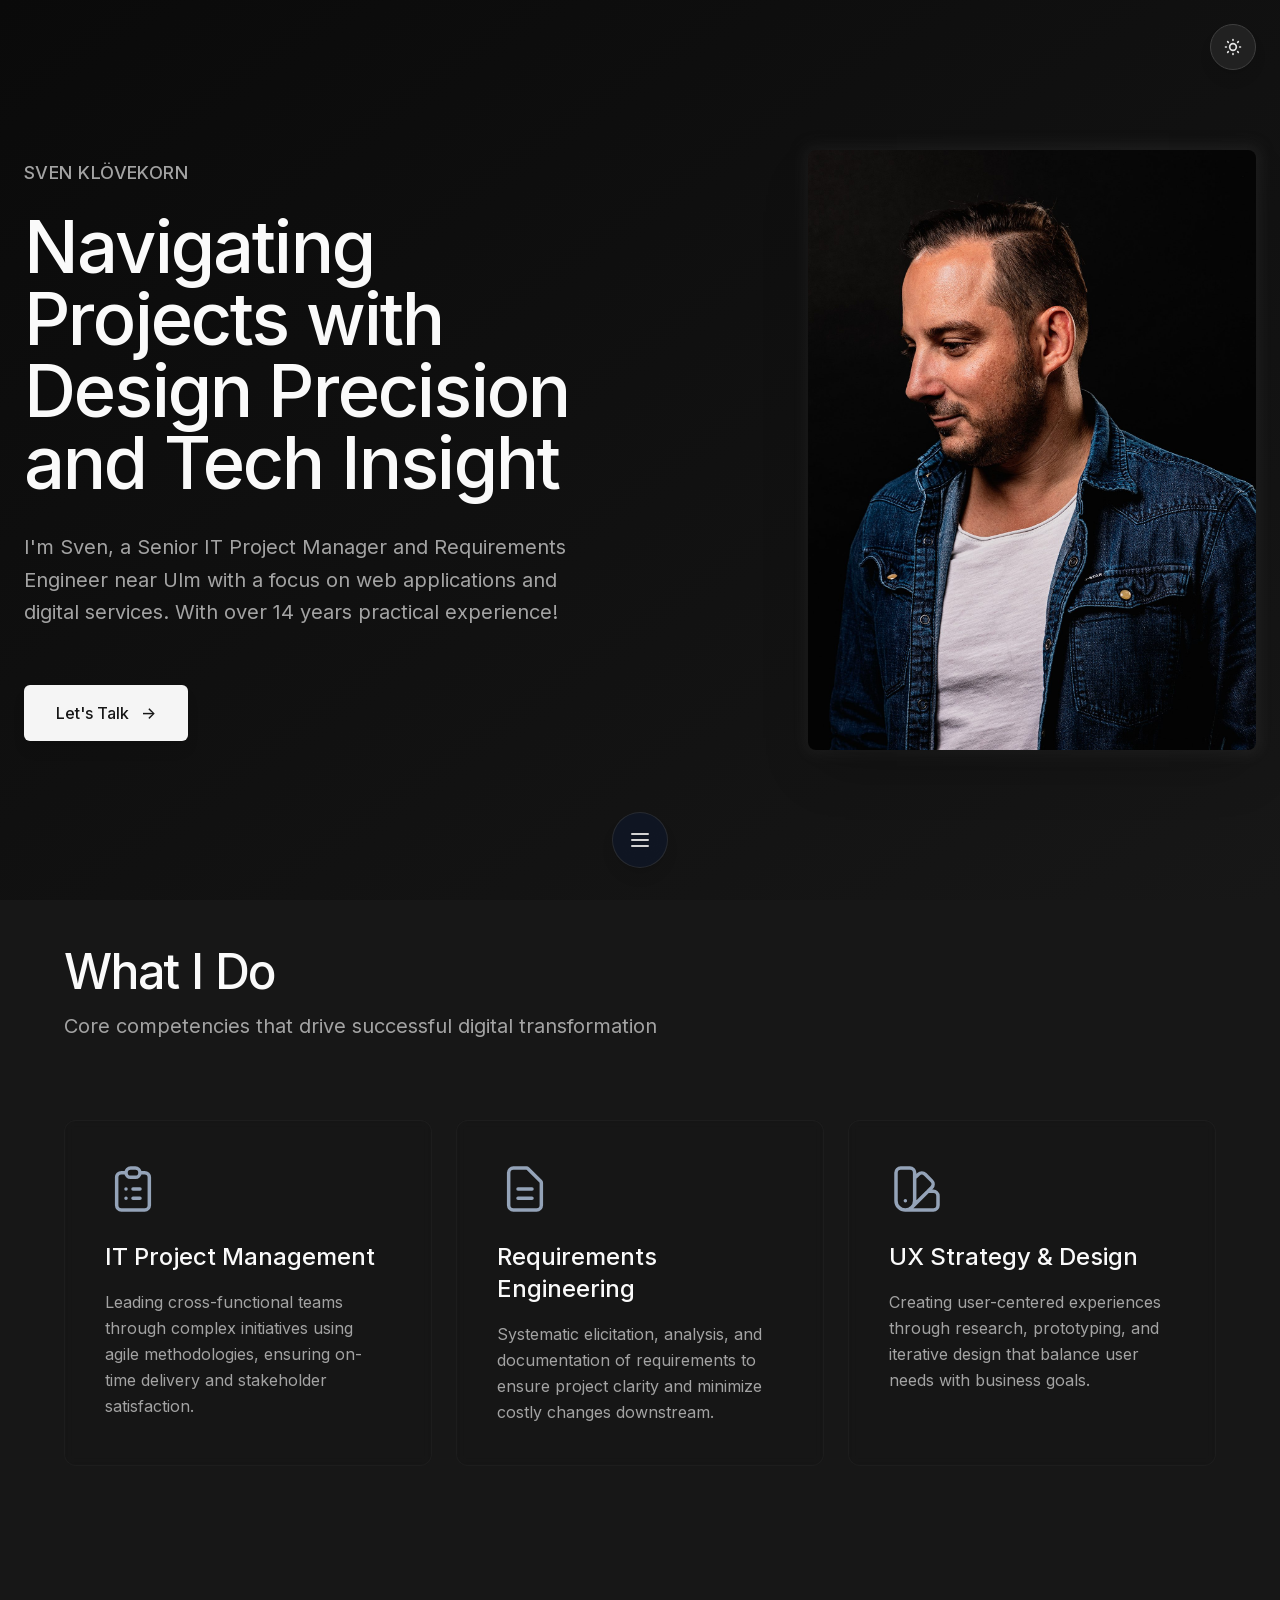
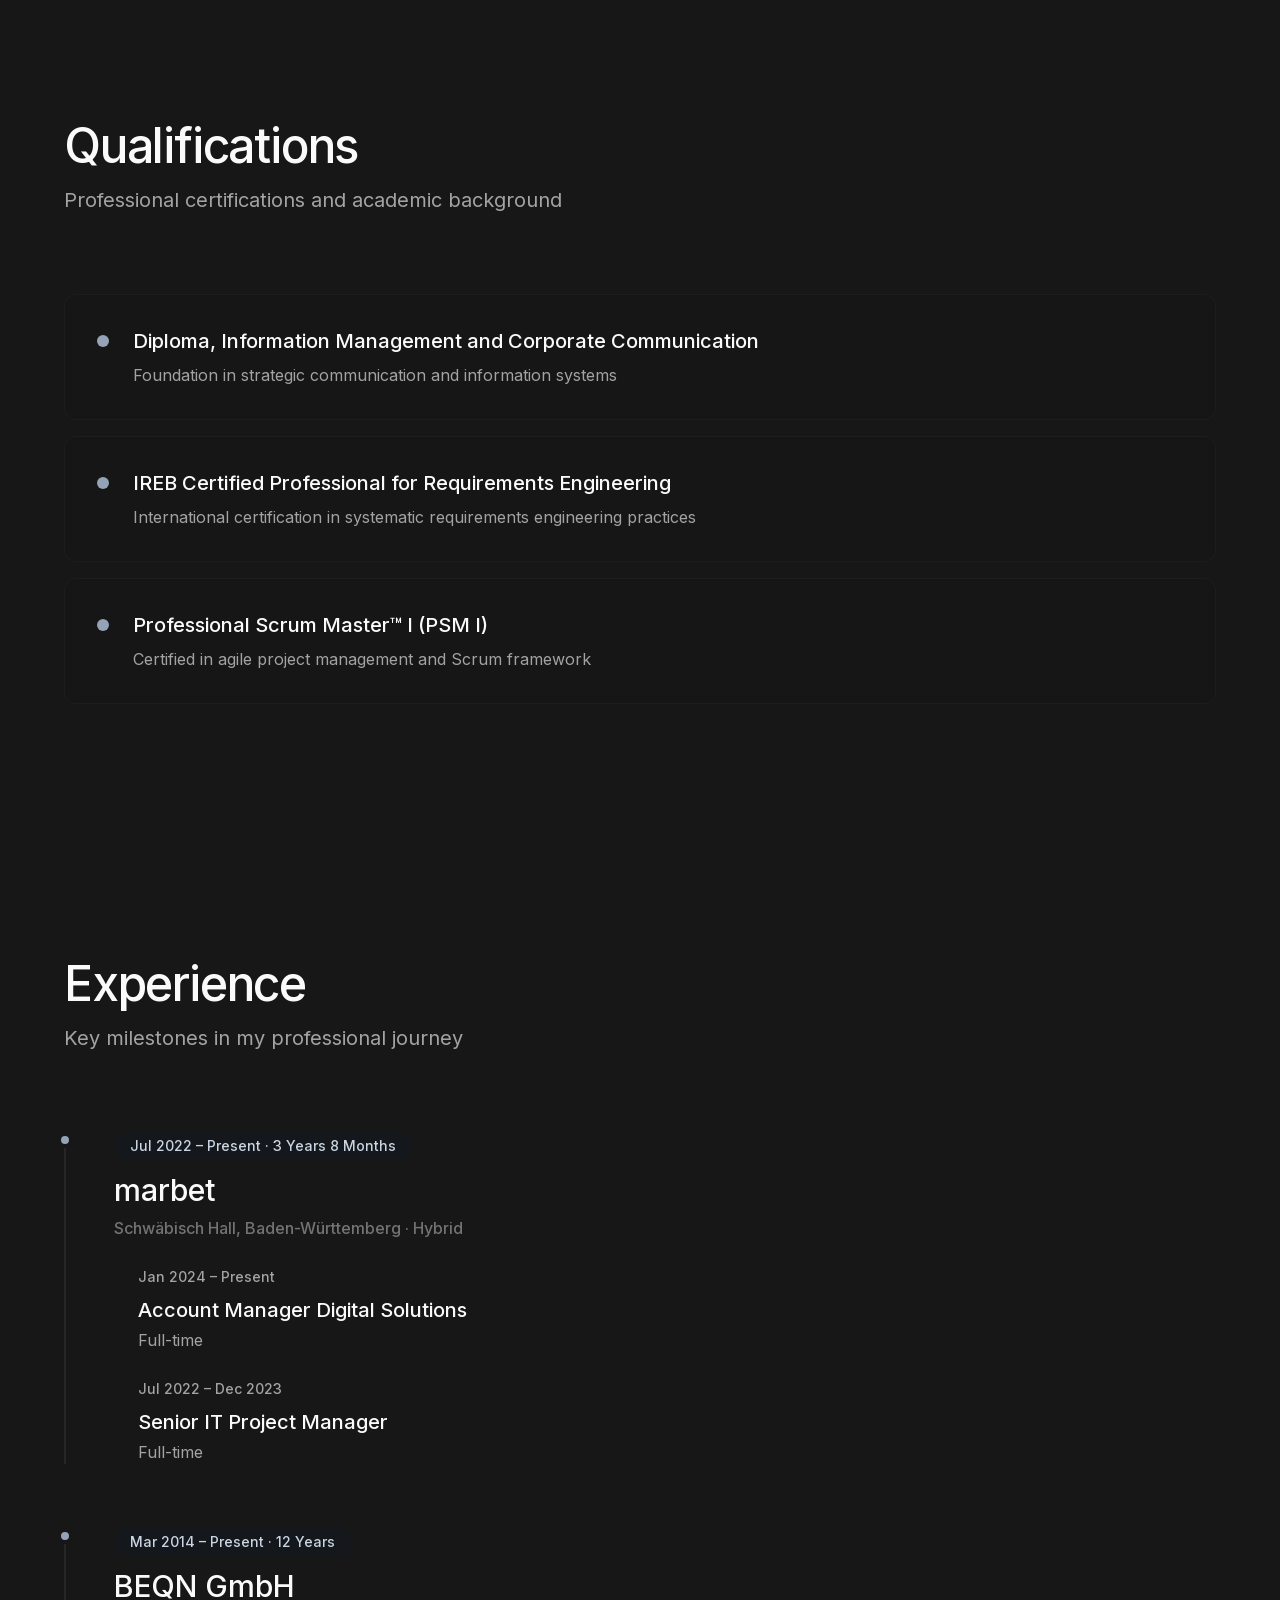
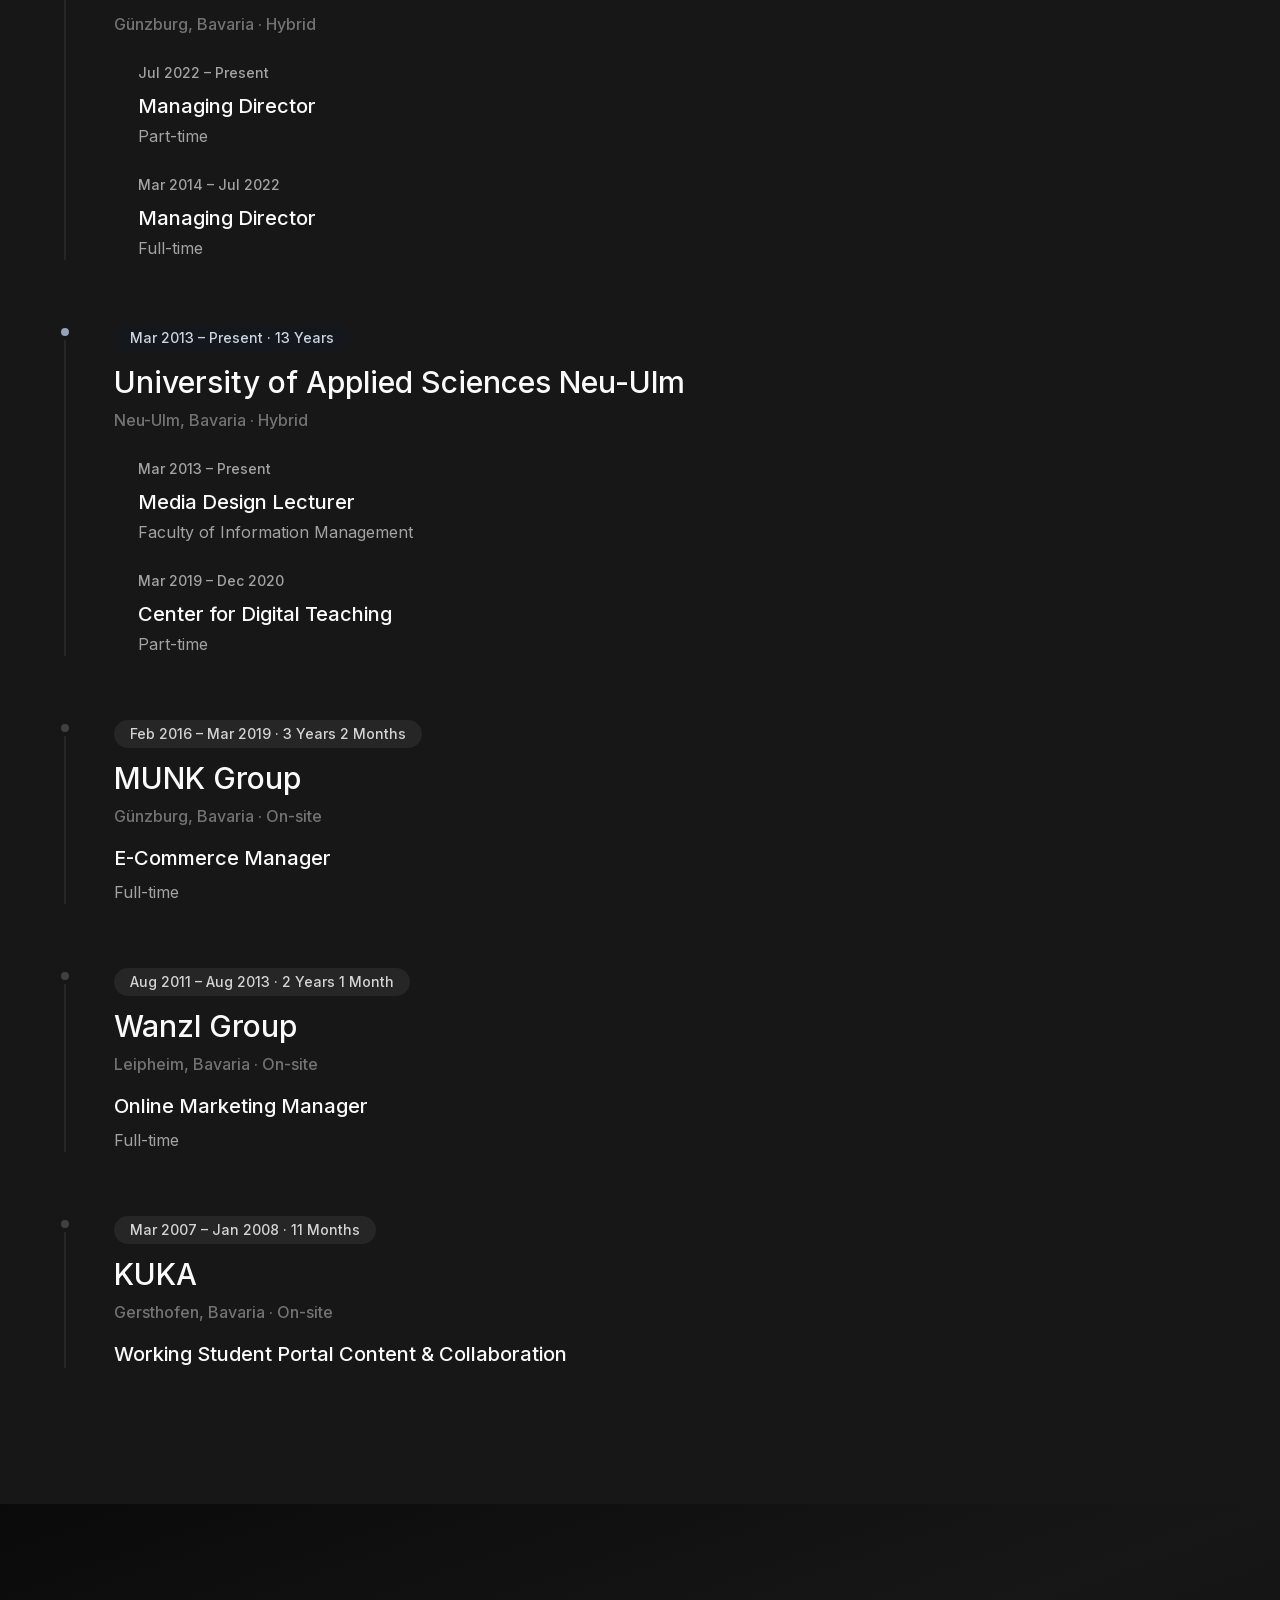
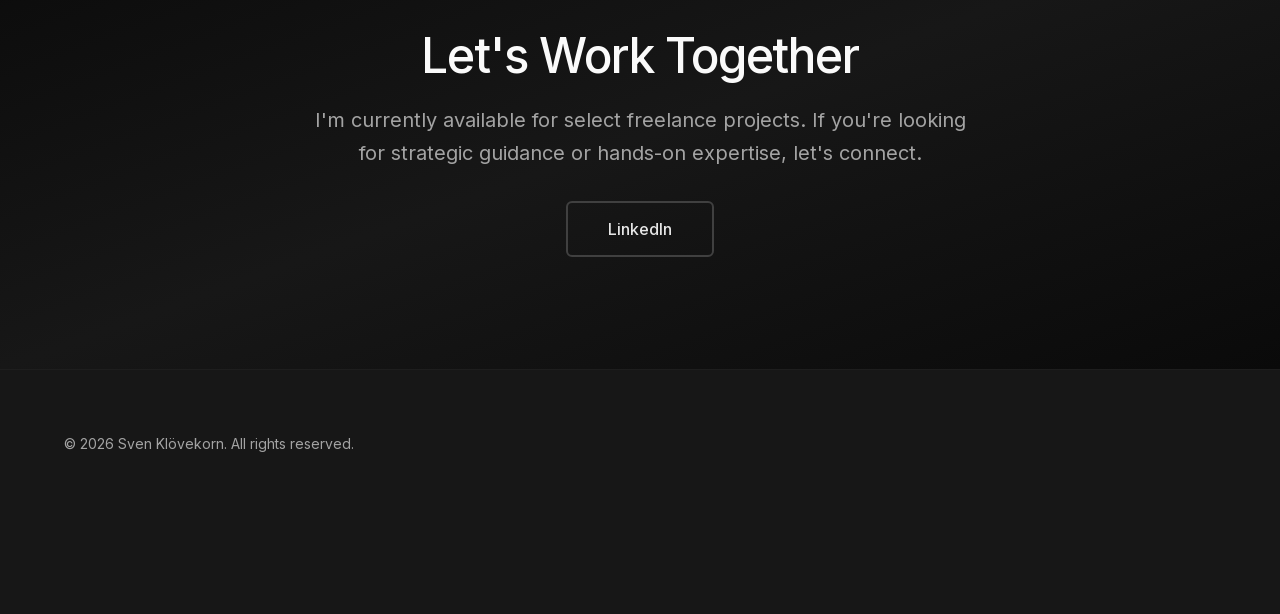
<file: about-me.html>
<!DOCTYPE html>
<html lang="en" class="scroll-smooth">

<head>
    <meta charset="UTF-8">
    <meta name="viewport" content="width=device-width, initial-scale=1.0">
    <title>Sven Klövekorn – IT Project Manager & Requirements Engineer</title>
    <meta name="description"
        content="Senior IT Project Manager and Requirements Engineer near Ulm with focus on web applications and digital services. 14+ years experience.">
    <link rel="stylesheet" href="css/tailwind.css">
    <link rel="stylesheet" href="css/fonts.css">
    <style>
        * {
            font-family: 'Inter', sans-serif;
        }

        /* Smooth scroll behavior */
        html {
            scroll-behavior: smooth;
        }

        /* Fade-in animation */
        @keyframes fadeIn {
            from {
                opacity: 0;
                transform: translateY(30px);
            }

            to {
                opacity: 1;
                transform: translateY(0);
            }
        }

        .fade-in {
            animation: fadeIn 0.8s ease-out forwards;
        }

        .fade-in-delay {
            animation: fadeIn 0.8s ease-out 0.2s forwards;
            opacity: 0;
        }

        /* Animated underline on hover */
        .link-underline {
            position: relative;
            display: inline-block;
        }

        .link-underline::after {
            content: '';
            position: absolute;
            width: 0;
            height: 2px;
            bottom: -4px;
            left: 0;
            background-color: currentColor;
            transition: width 0.3s ease;
        }

        .link-underline:hover::after {
            width: 100%;
        }

        /* Soft gradient backgrounds */
        .gradient-soft {
            background: linear-gradient(180deg,
                    rgba(248, 250, 252, 0) 0%,
                    rgba(248, 250, 252, 0.5) 50%,
                    rgba(248, 250, 252, 0) 100%);
        }

        .dark .gradient-soft {
            background: linear-gradient(180deg,
                    rgba(15, 23, 42, 0) 0%,
                    rgba(15, 23, 42, 0.5) 50%,
                    rgba(15, 23, 42, 0) 100%);
        }

        /* Card hover lift effect */
        .card-hover {
            transition: all 0.3s cubic-bezier(0.4, 0, 0.2, 1);
        }

        .card-hover:hover {
            transform: translateY(-4px);
            box-shadow: 0 20px 25px -5px rgba(0, 0, 0, 0.05), 0 10px 10px -5px rgba(0, 0, 0, 0.04);
        }

        .dark .card-hover:hover {
            box-shadow: 0 20px 25px -5px rgba(0, 0, 0, 0.3), 0 10px 10px -5px rgba(0, 0, 0, 0.2);
        }

        /* Smooth transitions */
        .transition-smooth {
            transition: all 0.4s cubic-bezier(0.4, 0, 0.2, 1);
        }

        /* Ultra-Smooth Morphing Bubble Navigation - FIXED */
        .nav-bubble-container {
            max-width: 56px;
            max-height: 56px;
            transition: max-width 0.4s cubic-bezier(0.25, 0.46, 0.45, 0.94),
                max-height 0.4s cubic-bezier(0.25, 0.46, 0.45, 0.94);
        }

        .nav-bubble-container.nav-expanded {
            max-width: 800px;
            max-height: 200px;
            transition: max-width 0.7s cubic-bezier(0.25, 0.46, 0.45, 0.94),
                max-height 0.7s cubic-bezier(0.25, 0.46, 0.45, 0.94);
        }

        /* Glassmorphic container - smooth morph */
        .nav-bubble-container>div {
            width: 56px;
            height: 56px;
            transition: width 0.4s cubic-bezier(0.25, 0.46, 0.45, 0.94),
                height 0.4s cubic-bezier(0.25, 0.46, 0.45, 0.94);
        }

        .nav-expanded>div {
            width: auto;
            height: auto;
            transition: width 0.7s cubic-bezier(0.25, 0.46, 0.45, 0.94),
                height 0.7s cubic-bezier(0.25, 0.46, 0.45, 0.94);
        }

        /* Menu toggle button - instant disappear on expand, delayed fade-in on collapse */
        .nav-toggle-wrapper {
            position: absolute;
            inset: 0;
            display: flex;
            align-items: center;
            justify-content: center;
            transition: opacity 0.25s ease-in 0.1s;
        }

        .nav-expanded .nav-toggle-wrapper {
            opacity: 0;
            pointer-events: none;
            transition: opacity 0s;
        }

        /* Navigation content - smooth fade in, fast fade out */
        .nav-content {
            opacity: 0;
            transition: opacity 0.4s ease-in 0.25s;
            pointer-events: none;
        }

        .nav-expanded .nav-content {
            opacity: 1;
            pointer-events: auto;
            transition: opacity 0.2s ease-out;
        }

        /* Staggered animation for nav items - gentle on open, fast on close */
        .nav-item {
            opacity: 0;
            transform: translateY(8px);
            transition: opacity 0.2s ease-out,
                transform 0.2s ease-out;
        }

        /* First item (house) disappears instantly */
        .nav-item:nth-child(1) {
            transition: opacity 0s,
                transform 0s;
        }

        .nav-expanded .nav-item {
            opacity: 1;
            transform: translateY(0);
            transition: opacity 0.35s ease-out,
                transform 0.35s ease-out;
        }

        .nav-expanded .nav-item:nth-child(1) {
            transition-delay: 0s;
        }

        .nav-expanded .nav-item:nth-child(2) {
            transition-delay: 0.4s;
        }

        .nav-expanded .nav-item:nth-child(3) {
            transition-delay: 0.45s;
        }

        .nav-expanded .nav-item:nth-child(4) {
            transition-delay: 0.5s;
        }

        .nav-expanded .nav-item:nth-child(5) {
            transition-delay: 0.55s;
        }

        .nav-expanded .nav-item:nth-child(6) {
            transition-delay: 0.6s;
        }

        /* Menu icon - no rotation, just fade */
        .menu-icon {
            transition: opacity 0.3s ease-in-out;
        }

        .nav-expanded .menu-icon {
            opacity: 0;
        }

        /* Gentle hover effect */
        .nav-bubble-container:not(.nav-expanded):hover {
            transform: scale(1.02);
            transition: transform 0.3s ease-out;
        }

        /* ── Glitch Effect on Hero Portrait ── */
        .glitch-wrapper {
            position: relative;
        }

        .glitch-wrapper::before,
        .glitch-wrapper::after {
            content: '';
            position: absolute;
            inset: 0;
            background: inherit;
            border-radius: inherit;
            opacity: 0;
            pointer-events: none;
            mix-blend-mode: screen;
            transition: opacity 0.2s;
        }

        .glitch-wrapper::before {
            background: linear-gradient(0deg,
                    transparent 0%,
                    rgba(0, 255, 255, 0.15) 2%,
                    transparent 3%,
                    transparent 10%,
                    rgba(255, 0, 80, 0.1) 11%,
                    transparent 12%,
                    transparent 20%,
                    rgba(0, 255, 200, 0.08) 21%,
                    transparent 22%,
                    transparent 50%,
                    rgba(255, 0, 80, 0.12) 51%,
                    transparent 52%,
                    transparent 75%,
                    rgba(0, 255, 255, 0.1) 76%,
                    transparent 77%);
            z-index: 3;
        }

        .glitch-wrapper::after {
            background: repeating-linear-gradient(0deg,
                    transparent,
                    transparent 2px,
                    rgba(0, 0, 0, 0.05) 2px,
                    rgba(0, 0, 0, 0.05) 4px);
            z-index: 4;
        }

        .glitch-wrapper:hover::before {
            opacity: 1;
            animation: glitchOverlay 0.3s steps(4) infinite;
        }

        .glitch-wrapper:hover::after {
            opacity: 1;
            animation: scanlines 0.1s linear infinite;
        }

        /* Glitch image layers */
        .glitch-img {
            position: relative;
        }

        .group:hover .glitch-img {
            animation: glitchShift 0.4s steps(3) infinite;
        }

        /* Red / cyan channel-split shadows on hover */
        .group:hover .glitch-img {
            filter: drop-shadow(2px 0 0 rgba(255, 0, 80, 0.5)) drop-shadow(-2px 0 0 rgba(0, 255, 255, 0.5));
        }

        @keyframes glitchShift {
            0% {
                transform: translate(0);
            }

            20% {
                transform: translate(-3px, 2px);
            }

            40% {
                transform: translate(2px, -1px);
            }

            60% {
                transform: translate(-1px, -2px);
            }

            80% {
                transform: translate(3px, 1px);
            }

            100% {
                transform: translate(0);
            }
        }

        @keyframes glitchOverlay {
            0% {
                clip-path: inset(10% 0 60% 0);
                transform: translate(-4px, 0);
            }

            25% {
                clip-path: inset(40% 0 20% 0);
                transform: translate(4px, 0);
            }

            50% {
                clip-path: inset(70% 0 5% 0);
                transform: translate(-2px, 0);
            }

            75% {
                clip-path: inset(5% 0 80% 0);
                transform: translate(3px, 0);
            }

            100% {
                clip-path: inset(30% 0 30% 0);
                transform: translate(0);
            }
        }

        @keyframes scanlines {
            from {
                background-position: 0 0;
            }

            to {
                background-position: 0 4px;
            }
        }
    </style>
</head>

<body class="bg-white dark:bg-neutral-900 text-neutral-800 dark:text-neutral-200 transition-colors duration-500 pb-24">

    <!-- Theme Toggle -->
    <button id="themeToggle"
        class="fixed top-6 right-6 z-50 p-3 rounded-full bg-white/80 dark:bg-neutral-800/80 backdrop-blur-sm border border-neutral-200 dark:border-neutral-700 hover:scale-110 transition-all duration-300 shadow-lg"
        aria-label="Toggle theme">
        <svg class="w-5 h-5 hidden dark:block text-neutral-200" fill="none" stroke="currentColor" viewBox="0 0 24 24">
            <path stroke-linecap="round" stroke-linejoin="round" stroke-width="2"
                d="M12 3v1m0 16v1m9-9h-1M4 12H3m15.364 6.364l-.707-.707M6.343 6.343l-.707-.707m12.728 0l-.707.707M6.343 17.657l-.707.707M16 12a4 4 0 11-8 0 4 4 0 018 0z">
            </path>
        </svg>
        <svg class="w-5 h-5 block dark:hidden text-neutral-800" fill="none" stroke="currentColor" viewBox="0 0 24 24">
            <path stroke-linecap="round" stroke-linejoin="round" stroke-width="2"
                d="M20.354 15.354A9 9 0 018.646 3.646 9.003 9.003 0 0012 21a9.003 9.003 0 008.354-5.646z"></path>
        </svg>
    </button>

    <!-- Hero Section -->
    <section id="hero" class="relative min-h-screen flex items-center px-6 py-20 overflow-hidden">
        <!-- Subtle gradient background -->
        <div
            class="absolute inset-0 bg-gradient-to-br from-neutral-50 via-white to-neutral-50 dark:from-neutral-950 dark:to-neutral-900">
        </div>

        <div class="relative max-w-7xl mx-auto w-full">
            <div class="grid lg:grid-cols-2 gap-12 lg:gap-16 items-center">
                <!-- Text Content -->
                <div class="space-y-8 fade-in order-2 lg:order-1">
                    <div class="space-y-6">
                        <p class="text-lg font-medium text-neutral-600 dark:text-neutral-400 tracking-wide uppercase">
                            Sven Klövekorn
                        </p>
                        <h1
                            class="font-display text-5xl md:text-6xl lg:text-7xl font-medium text-neutral-900 dark:text-neutral-50 leading-[1.1] tracking-tight">
                            Navigating Projects with Design Precision and Tech Insight
                        </h1>
                    </div>
                    <p class="text-xl text-neutral-600 dark:text-neutral-400 leading-relaxed max-w-xl">
                        I'm Sven, a Senior IT Project Manager and Requirements Engineer near Ulm with a focus on web
                        applications and digital services. With over 14 years practical experience!
                    </p>
                    <div class="flex flex-wrap gap-4 pt-6">
                        <a href="#contact"
                            class="group px-8 py-4 bg-neutral-900 dark:bg-neutral-100 text-white dark:text-neutral-900 rounded-md hover:bg-neutral-800 dark:hover:bg-neutral-200 transition-all duration-300 font-medium shadow-lg hover:shadow-xl hover:scale-105">
                            Let's Talk
                            <span class="inline-block ml-2 group-hover:translate-x-1 transition-transform">→</span>
                        </a>
                      <!--  <a href="#projects"
                            class="px-8 py-4 border-2 border-neutral-300 dark:border-neutral-700 rounded-md hover:bg-neutral-50 dark:hover:bg-neutral-800 hover:border-neutral-400 dark:hover:border-neutral-600 transition-all duration-300 font-medium">
                            View Work
                        </a>-->
                    </div>
                </div>

                <!-- Portrait Image - Larger, 50% width on desktop -->
                <div class="flex justify-center lg:justify-end fade-in-delay order-1 lg:order-2">
                    <div class="relative group">
                        <div
                            class="absolute -inset-1 bg-gradient-to-r from-neutral-200 to-neutral-300 dark:from-neutral-700 dark:to-neutral-600 rounded-lg blur opacity-25 group-hover:opacity-40 transition duration-500">
                        </div>
                        <div
                            class="relative w-full max-w-md lg:w-[500px] lg:h-[600px] rounded-lg overflow-hidden shadow-2xl glitch-wrapper">
                            <img src="assets/sven-kloevekorn-privat.jpg" alt="Sven Klövekorn"
                                class="w-full h-full object-cover glitch-img">
                        </div>
                    </div>
                </div>
            </div>
        </div>
    </section>

    <!-- Services Section - Overlapping with soft background -->
    <section id="services" class="relative px-6 py-32 -mt-20">

        <div class="relative max-w-6xl mx-auto">
            <div class="mb-20 fade-in">
                <h2
                    class="font-display text-4xl md:text-5xl font-medium text-neutral-900 dark:text-neutral-50 mb-4 tracking-tight">
                    What I Do</h2>
                <p class="text-xl text-neutral-600 dark:text-neutral-400 max-w-2xl">Core competencies that drive
                    successful digital transformation</p>
            </div>

            <div class="grid md:grid-cols-3 gap-6">
                <div
                    class="group p-10 bg-white/60 dark:bg-neutral-900/60 backdrop-blur-sm rounded-xl border border-neutral-200/50 dark:border-neutral-800/50 card-hover">
                    <div
                        class="w-14 h-14 mb-6 text-accent-600 dark:text-accent-400 transition-transform duration-300 group-hover:scale-110">
                        <svg fill="none" stroke="currentColor" viewBox="0 0 24 24">
                            <path stroke-linecap="round" stroke-linejoin="round" stroke-width="1.5"
                                d="M9 5H7a2 2 0 00-2 2v12a2 2 0 002 2h10a2 2 0 002-2V7a2 2 0 00-2-2h-2M9 5a2 2 0 002 2h2a2 2 0 002-2M9 5a2 2 0 012-2h2a2 2 0 012 2m-3 7h3m-3 4h3m-6-4h.01M9 16h.01">
                            </path>
                        </svg>
                    </div>
                    <h3 class="text-2xl font-medium text-neutral-900 dark:text-neutral-50 mb-4">IT Project Management
                    </h3>
                    <p class="text-neutral-600 dark:text-neutral-400 leading-relaxed">Leading cross-functional teams
                        through complex initiatives using agile methodologies, ensuring on-time delivery and stakeholder
                        satisfaction.</p>
                </div>

                <div
                    class="group p-10 bg-white/60 dark:bg-neutral-900/60 backdrop-blur-sm rounded-xl border border-neutral-200/50 dark:border-neutral-800/50 card-hover">
                    <div
                        class="w-14 h-14 mb-6 text-accent-600 dark:text-accent-400 transition-transform duration-300 group-hover:scale-110">
                        <svg fill="none" stroke="currentColor" viewBox="0 0 24 24">
                            <path stroke-linecap="round" stroke-linejoin="round" stroke-width="1.5"
                                d="M9 12h6m-6 4h6m2 5H7a2 2 0 01-2-2V5a2 2 0 012-2h5.586a1 1 0 01.707.293l5.414 5.414a1 1 0 01.293.707V19a2 2 0 01-2 2z">
                            </path>
                        </svg>
                    </div>
                    <h3 class="text-2xl font-medium text-neutral-900 dark:text-neutral-50 mb-4">Requirements Engineering
                    </h3>
                    <p class="text-neutral-600 dark:text-neutral-400 leading-relaxed">Systematic elicitation, analysis,
                        and documentation of requirements to ensure project clarity and minimize costly changes
                        downstream.</p>
                </div>

                <div
                    class="group p-10 bg-white/60 dark:bg-neutral-900/60 backdrop-blur-sm rounded-xl border border-neutral-200/50 dark:border-neutral-800/50 card-hover">
                    <div
                        class="w-14 h-14 mb-6 text-accent-600 dark:text-accent-400 transition-transform duration-300 group-hover:scale-110">
                        <svg fill="none" stroke="currentColor" viewBox="0 0 24 24">
                            <path stroke-linecap="round" stroke-linejoin="round" stroke-width="1.5"
                                d="M7 21a4 4 0 01-4-4V5a2 2 0 012-2h4a2 2 0 012 2v12a4 4 0 01-4 4zm0 0h12a2 2 0 002-2v-4a2 2 0 00-2-2h-2.343M11 7.343l1.657-1.657a2 2 0 012.828 0l2.829 2.829a2 2 0 010 2.828l-8.486 8.485M7 17h.01">
                            </path>
                        </svg>
                    </div>
                    <h3 class="text-2xl font-medium text-neutral-900 dark:text-neutral-50 mb-4">UX Strategy & Design
                    </h3>
                    <p class="text-neutral-600 dark:text-neutral-400 leading-relaxed">Creating user-centered experiences
                        through research, prototyping, and iterative design that balance user needs with business goals.
                    </p>
                </div>
            </div>
        </div>
    </section>

    <!-- Qualifications Section -->
    <section class="relative px-6 py-32">
        <div class="max-w-6xl mx-auto">
            <div class="mb-20 fade-in">
                <h2
                    class="font-display text-4xl md:text-5xl font-medium text-neutral-900 dark:text-neutral-50 mb-4 tracking-tight">
                    Qualifications</h2>
                <p class="text-xl text-neutral-600 dark:text-neutral-400">Professional certifications and academic
                    background</p>
            </div>

            <div class="space-y-4">
                <div
                    class="group flex items-start gap-6 p-8 bg-white/60 dark:bg-neutral-900/60 backdrop-blur-sm rounded-xl border border-neutral-200/50 dark:border-neutral-800/50 transition-smooth hover:bg-white dark:hover:bg-neutral-900">
                    <div
                        class="w-3 h-3 mt-2 rounded-full bg-accent-600 dark:bg-accent-400 flex-shrink-0 group-hover:scale-125 transition-transform">
                    </div>
                    <div>
                        <h3 class="text-xl font-medium text-neutral-900 dark:text-neutral-50 mb-2">Diploma, Information
                            Management and Corporate Communication</h3>
                        <p class="text-neutral-600 dark:text-neutral-400">Foundation in strategic communication and
                            information systems</p>
                    </div>
                </div>

                <div
                    class="group flex items-start gap-6 p-8 bg-white/60 dark:bg-neutral-900/60 backdrop-blur-sm rounded-xl border border-neutral-200/50 dark:border-neutral-800/50 transition-smooth hover:bg-white dark:hover:bg-neutral-900">
                    <div
                        class="w-3 h-3 mt-2 rounded-full bg-accent-600 dark:bg-accent-400 flex-shrink-0 group-hover:scale-125 transition-transform">
                    </div>
                    <div>
                        <h3 class="text-xl font-medium text-neutral-900 dark:text-neutral-50 mb-2">IREB Certified
                            Professional for Requirements Engineering</h3>
                        <p class="text-neutral-600 dark:text-neutral-400">International certification in systematic
                            requirements engineering practices</p>
                    </div>
                </div>

                <div
                    class="group flex items-start gap-6 p-8 bg-white/60 dark:bg-neutral-900/60 backdrop-blur-sm rounded-xl border border-neutral-200/50 dark:border-neutral-800/50 transition-smooth hover:bg-white dark:hover:bg-neutral-900">
                    <div
                        class="w-3 h-3 mt-2 rounded-full bg-accent-600 dark:bg-accent-400 flex-shrink-0 group-hover:scale-125 transition-transform">
                    </div>
                    <div>
                        <h3 class="text-xl font-medium text-neutral-900 dark:text-neutral-50 mb-2">Professional Scrum
                            Master™ I (PSM I)</h3>
                        <p class="text-neutral-600 dark:text-neutral-400">Certified in agile project management and
                            Scrum framework</p>
                    </div>
                </div>
            </div>
        </div>
    </section>

    <!-- Experience Timeline -->
    <section id="experience" class="relative px-6 py-32">

        <div class="relative max-w-6xl mx-auto">
            <div class="mb-20 fade-in">
                <h2
                    class="font-display text-4xl md:text-5xl font-medium text-neutral-900 dark:text-neutral-50 mb-4 tracking-tight">
                    Experience</h2>
                <p class="text-xl text-neutral-600 dark:text-neutral-400">Key milestones in my professional journey</p>
            </div>

            <div class="space-y-16">
                <!-- marbet Group - 3 Years 8 Months -->
                <div class="relative pl-12 border-l-2 border-neutral-200 dark:border-neutral-800 group">
                    <div
                        class="absolute -left-[9px] top-0 w-4 h-4 rounded-full bg-accent-600 dark:bg-accent-400 border-4 border-white dark:border-neutral-900 group-hover:scale-150 transition-transform">
                    </div>
                    <div class="mb-3">
                        <span
                            class="inline-block px-4 py-1 text-sm font-medium bg-accent-100 dark:bg-accent-900/30 text-accent-700 dark:text-accent-300 rounded-full">Jul
                            2022 – Present · 3 Years 8 Months</span>
                    </div>
                    <h3 class="text-3xl font-medium text-neutral-900 dark:text-neutral-50 mb-2">marbet</h3>
                    <p class="text-neutral-500 dark:text-neutral-500 mb-6 font-medium">Schwäbisch Hall,
                        Baden-Württemberg · Hybrid</p>

                    <!-- Nested positions -->
                    <div class="space-y-6 ml-2 pl-4">
                        <div>
                            <div class="mb-2">
                                <span class="text-sm text-neutral-600 dark:text-neutral-400 font-medium">Jan 2024 –
                                    Present</span>
                            </div>
                            <h4 class="text-xl font-medium text-neutral-900 dark:text-neutral-50 mb-1">Account Manager
                                Digital Solutions</h4>
                            <p class="text-neutral-600 dark:text-neutral-400">Full-time</p>
                        </div>

                        <div>
                            <div class="mb-2">
                                <span class="text-sm text-neutral-600 dark:text-neutral-400 font-medium">Jul 2022 –
                                    Dec 2023</span>
                            </div>
                            <h4 class="text-xl font-medium text-neutral-900 dark:text-neutral-50 mb-1">Senior IT Project
                                Manager</h4>
                            <p class="text-neutral-600 dark:text-neutral-400">Full-time</p>
                        </div>
                    </div>
                </div>

                <!-- BEQN GmbH - 12 Years -->
                <div class="relative pl-12 border-l-2 border-neutral-200 dark:border-neutral-800 group">
                    <div
                        class="absolute -left-[9px] top-0 w-4 h-4 rounded-full bg-accent-600 dark:bg-accent-400 border-4 border-white dark:border-neutral-900 group-hover:scale-150 transition-transform">
                    </div>
                    <div class="mb-3">
                        <span
                            class="inline-block px-4 py-1 text-sm font-medium bg-accent-100 dark:bg-accent-900/30 text-accent-700 dark:text-accent-300 rounded-full">Mar
                            2014 – Present · 12 Years</span>
                    </div>
                    <h3 class="text-3xl font-medium text-neutral-900 dark:text-neutral-50 mb-2">BEQN GmbH</h3>
                    <p class="text-neutral-500 dark:text-neutral-500 mb-6 font-medium">Günzburg, Bavaria · Hybrid</p>

                    <!-- Nested positions -->
                    <div class="space-y-6 ml-2 pl-4">
                        <div>
                            <div class="mb-2">
                                <span class="text-sm text-neutral-600 dark:text-neutral-400 font-medium">Jul 2022 –
                                    Present</span>
                            </div>
                            <h4 class="text-xl font-medium text-neutral-900 dark:text-neutral-50 mb-1">Managing Director
                            </h4>
                            <p class="text-neutral-600 dark:text-neutral-400">Part-time</p>
                        </div>

                        <div>
                            <div class="mb-2">
                                <span class="text-sm text-neutral-600 dark:text-neutral-400 font-medium">Mar 2014 –
                                    Jul 2022</span>
                            </div>
                            <h4 class="text-xl font-medium text-neutral-900 dark:text-neutral-50 mb-1">Managing Director
                            </h4>
                            <p class="text-neutral-600 dark:text-neutral-400">Full-time</p>
                        </div>
                    </div>
                </div>

                <!-- University of Applied Sciences Neu-Ulm - 13 Years -->
                <div class="relative pl-12 border-l-2 border-neutral-200 dark:border-neutral-800 group">
                    <div
                        class="absolute -left-[9px] top-0 w-4 h-4 rounded-full bg-accent-600 dark:bg-accent-400 border-4 border-white dark:border-neutral-900 group-hover:scale-150 transition-transform">
                    </div>
                    <div class="mb-3">
                        <span
                            class="inline-block px-4 py-1 text-sm font-medium bg-accent-100 dark:bg-accent-900/30 text-accent-700 dark:text-accent-300 rounded-full">Mar
                            2013 – Present · 13 Years</span>
                    </div>
                    <h3 class="text-3xl font-medium text-neutral-900 dark:text-neutral-50 mb-2">University of Applied Sciences Neu-Ulm</h3>
                    <p class="text-neutral-500 dark:text-neutral-500 mb-6 font-medium">Neu-Ulm, Bavaria · Hybrid</p>

                    <!-- Nested positions -->
                    <div class="space-y-6 ml-2 pl-4">
                        <div>
                            <div class="mb-2">
                                <span class="text-sm text-neutral-600 dark:text-neutral-400 font-medium">Mar 2013 –
                                    Present</span>
                            </div>
                            <h4 class="text-xl font-medium text-neutral-900 dark:text-neutral-50 mb-1">Media Design Lecturer</h4>
                            <p class="text-neutral-600 dark:text-neutral-400">Faculty of Information Management</p>
                        </div>

                        <div>
                            <div class="mb-2">
                                <span class="text-sm text-neutral-600 dark:text-neutral-400 font-medium">Mar 2019 –
                                    Dec 2020</span>
                            </div>
                            <h4 class="text-xl font-medium text-neutral-900 dark:text-neutral-50 mb-1">Center for Digital Teaching
                            </h4>
                            <p class="text-neutral-600 dark:text-neutral-400">Part-time</p>
                        </div>
                    </div>
                </div>

                <!-- MUNK Group - 3 Years 2 Months -->
                <div class="relative pl-12 border-l-2 border-neutral-200 dark:border-neutral-800 group">
                    <div
                        class="absolute -left-[9px] top-0 w-4 h-4 rounded-full bg-neutral-300 dark:bg-neutral-700 border-4 border-white dark:border-neutral-900 group-hover:scale-150 transition-transform">
                    </div>
                    <div class="mb-3">
                        <span
                            class="inline-block px-4 py-1 text-sm font-medium bg-neutral-100 dark:bg-neutral-800 text-neutral-700 dark:text-neutral-300 rounded-full">Feb
                            2016 – Mar 2019 · 3 Years 2 Months</span>
                    </div>
                    <h3 class="text-3xl font-medium text-neutral-900 dark:text-neutral-50 mb-2">MUNK Group</h3>
                    <p class="text-neutral-500 dark:text-neutral-500 mb-2 font-medium">Günzburg, Bavaria · On-site</p>

                    <div class="mt-4">
                        <h4 class="text-xl font-medium text-neutral-900 dark:text-neutral-50 mb-2">E-Commerce Manager
                        </h4>
                        <p class="text-neutral-600 dark:text-neutral-400">Full-time</p>
                    </div>
                </div>

                <!-- Wanzl Group - 2 Years 1 Month -->
                <div class="relative pl-12 border-l-2 border-neutral-200 dark:border-neutral-800 group">
                    <div
                        class="absolute -left-[9px] top-0 w-4 h-4 rounded-full bg-neutral-300 dark:bg-neutral-700 border-4 border-white dark:border-neutral-900 group-hover:scale-150 transition-transform">
                    </div>
                    <div class="mb-3">
                        <span
                            class="inline-block px-4 py-1 text-sm font-medium bg-neutral-100 dark:bg-neutral-800 text-neutral-700 dark:text-neutral-300 rounded-full">Aug
                            2011 – Aug 2013 · 2 Years 1 Month</span>
                    </div>
                    <h3 class="text-3xl font-medium text-neutral-900 dark:text-neutral-50 mb-2">Wanzl Group</h3>
                    <p class="text-neutral-500 dark:text-neutral-500 mb-2 font-medium">Leipheim, Bavaria · On-site</p>

                    <div class="mt-4">
                        <h4 class="text-xl font-medium text-neutral-900 dark:text-neutral-50 mb-2">Online Marketing
                            Manager</h4>
                        <p class="text-neutral-600 dark:text-neutral-400">Full-time</p>
                    </div>
                </div>

                <!-- KUKA - 11 Months -->
                <div class="relative pl-12 border-l-2 border-neutral-200 dark:border-neutral-800 group">
                    <div
                        class="absolute -left-[9px] top-0 w-4 h-4 rounded-full bg-neutral-300 dark:bg-neutral-700 border-4 border-white dark:border-neutral-900 group-hover:scale-150 transition-transform">
                    </div>
                    <div class="mb-3">
                        <span
                            class="inline-block px-4 py-1 text-sm font-medium bg-neutral-100 dark:bg-neutral-800 text-neutral-700 dark:text-neutral-300 rounded-full">Mar
                            2007 – Jan 2008 · 11 Months</span>
                    </div>
                    <h3 class="text-3xl font-medium text-neutral-900 dark:text-neutral-50 mb-2">KUKA</h3>
                    <p class="text-neutral-500 dark:text-neutral-500 mb-2 font-medium">Gersthofen, Bavaria · On-site</p>

                    <div class="mt-4">
                        <h4 class="text-xl font-medium text-neutral-900 dark:text-neutral-50 mb-2">Working Student Portal Content & Collaboration
                        </h4>
                    </div>
                </div>
            </div>
        </div>
    </section>

    <!-- Projects Section
    <section id="projects" class="relative px-6 py-32">
        <div class="max-w-6xl mx-auto">
            <div class="mb-20 fade-in">
                <h2
                    class="font-display text-4xl md:text-5xl font-medium text-neutral-900 dark:text-neutral-50 mb-4 tracking-tight">
                    Selected Projects</h2>
                <p class="text-xl text-neutral-600 dark:text-neutral-400">Recent work that demonstrates impact and
                    expertise</p>
            </div>

            <div class="grid md:grid-cols-2 gap-8">
                <div
                    class="group bg-white/60 dark:bg-neutral-900/60 backdrop-blur-sm rounded-xl overflow-hidden border border-neutral-200/50 dark:border-neutral-800/50 card-hover">
                    <div
                        class="h-56 bg-gradient-to-br from-neutral-100 to-neutral-200 dark:from-neutral-800 dark:to-neutral-900">
                    </div>
                    <div class="p-8">
                        <div class="flex flex-wrap gap-2 mb-5">
                            <span
                                class="px-3 py-1 text-xs font-medium bg-accent-100 dark:bg-accent-900/30 text-accent-700 dark:text-accent-300 rounded-full">UX
                                Strategy</span>
                            <span
                                class="px-3 py-1 text-xs font-medium bg-accent-100 dark:bg-accent-900/30 text-accent-700 dark:text-accent-300 rounded-full">Digital
                                Banking</span>
                        </div>
                        <h3 class="text-2xl font-medium text-neutral-900 dark:text-neutral-50 mb-4">Next-Gen Banking
                            Platform</h3>
                        <p class="text-neutral-600 dark:text-neutral-400 mb-5 leading-relaxed">Led UX strategy for a
                            complete digital banking redesign serving 2M+ users. Increased customer satisfaction by 42%
                            and reduced support tickets by 28%.</p>
                        <p class="text-sm text-accent-600 dark:text-accent-400 font-medium">Role: Lead UX Strategist &
                            Project Manager</p>
                    </div>
                </div>

                <div
                    class="group bg-white/60 dark:bg-neutral-900/60 backdrop-blur-sm rounded-xl overflow-hidden border border-neutral-200/50 dark:border-neutral-800/50 card-hover">
                    <div
                        class="h-56 bg-gradient-to-br from-neutral-100 to-neutral-200 dark:from-neutral-800 dark:to-neutral-900">
                    </div>
                    <div class="p-8">
                        <div class="flex flex-wrap gap-2 mb-5">
                            <span
                                class="px-3 py-1 text-xs font-medium bg-accent-100 dark:bg-accent-900/30 text-accent-700 dark:text-accent-300 rounded-full">Requirements
                                Engineering</span>
                            <span
                                class="px-3 py-1 text-xs font-medium bg-accent-100 dark:bg-accent-900/30 text-accent-700 dark:text-accent-300 rounded-full">Healthcare</span>
                        </div>
                        <h3 class="text-2xl font-medium text-neutral-900 dark:text-neutral-50 mb-4">Patient Management
                            System</h3>
                        <p class="text-neutral-600 dark:text-neutral-400 mb-5 leading-relaxed">Architected requirements
                            for a HIPAA-compliant patient management system. Delivered on time and 15% under budget, now
                            used by 50+ healthcare facilities.</p>
                        <p class="text-sm text-accent-600 dark:text-accent-400 font-medium">Role: Requirements Engineer
                            & Technical Lead</p>
                    </div>
                </div>

                <div
                    class="group bg-white/60 dark:bg-neutral-900/60 backdrop-blur-sm rounded-xl overflow-hidden border border-neutral-200/50 dark:border-neutral-800/50 card-hover">
                    <div
                        class="h-56 bg-gradient-to-br from-neutral-100 to-neutral-200 dark:from-neutral-800 dark:to-neutral-900">
                    </div>
                    <div class="p-8">
                        <div class="flex flex-wrap gap-2 mb-5">
                            <span
                                class="px-3 py-1 text-xs font-medium bg-accent-100 dark:bg-accent-900/30 text-accent-700 dark:text-accent-300 rounded-full">Agile
                                Delivery</span>
                            <span
                                class="px-3 py-1 text-xs font-medium bg-accent-100 dark:bg-accent-900/30 text-accent-700 dark:text-accent-300 rounded-full">E-Commerce</span>
                        </div>
                        <h3 class="text-2xl font-medium text-neutral-900 dark:text-neutral-50 mb-4">Omnichannel Retail
                            Platform</h3>
                        <p class="text-neutral-600 dark:text-neutral-400 mb-5 leading-relaxed">Managed agile
                            transformation and platform migration for a leading retailer. Achieved 99.9% uptime during
                            transition and 60% improvement in page load times.</p>
                        <p class="text-sm text-accent-600 dark:text-accent-400 font-medium">Role: Scrum Master &
                            Delivery Manager</p>
                    </div>
                </div>

                <div
                    class="group bg-white/60 dark:bg-neutral-900/60 backdrop-blur-sm rounded-xl overflow-hidden border border-neutral-200/50 dark:border-neutral-800/50 card-hover">
                    <div
                        class="h-56 bg-gradient-to-br from-neutral-100 to-neutral-200 dark:from-neutral-800 dark:to-neutral-900">
                    </div>
                    <div class="p-8">
                        <div class="flex flex-wrap gap-2 mb-5">
                            <span
                                class="px-3 py-1 text-xs font-medium bg-accent-100 dark:bg-accent-900/30 text-accent-700 dark:text-accent-300 rounded-full">Software
                                Conception</span>
                            <span
                                class="px-3 py-1 text-xs font-medium bg-accent-100 dark:bg-accent-900/30 text-accent-700 dark:text-accent-300 rounded-full">SaaS</span>
                        </div>
                        <h3 class="text-2xl font-medium text-neutral-900 dark:text-neutral-50 mb-4">Enterprise Analytics
                            Dashboard</h3>
                        <p class="text-neutral-600 dark:text-neutral-400 mb-5 leading-relaxed">Conceived and designed a
                            real-time analytics platform processing 10M+ events daily. Product achieved product-market
                            fit within 6 months of launch.</p>
                        <p class="text-sm text-accent-600 dark:text-accent-400 font-medium">Role: Product Architect &
                            Strategy Consultant</p>
                    </div>
                </div>
            </div>
        </div>
    </section>
-->
    <!-- Client Logos
    <section id="clients" class="relative px-6 py-32">

        <div class="relative max-w-6xl mx-auto">
            <div class="mb-20 text-center fade-in">
                <h2
                    class="font-display text-4xl md:text-5xl font-medium text-neutral-900 dark:text-neutral-50 mb-4 tracking-tight">
                    Trusted By</h2>
                <p class="text-xl text-neutral-600 dark:text-neutral-400">Organizations I've partnered with</p>
            </div>

            <div class="grid grid-cols-2 md:grid-cols-4 gap-6">
                <div
                    class="h-32 flex items-center justify-center bg-white/60 dark:bg-neutral-900/60 backdrop-blur-sm rounded-xl border border-neutral-200/50 dark:border-neutral-800/50 transition-smooth hover:bg-white dark:hover:bg-neutral-900">
                    <div class="text-neutral-300 dark:text-neutral-700 font-light text-xl">CLIENT A</div>
                </div>
                <div
                    class="h-32 flex items-center justify-center bg-white/60 dark:bg-neutral-900/60 backdrop-blur-sm rounded-xl border border-neutral-200/50 dark:border-neutral-800/50 transition-smooth hover:bg-white dark:hover:bg-neutral-900">
                    <div class="text-neutral-300 dark:text-neutral-700 font-light text-xl">CLIENT B</div>
                </div>
                <div
                    class="h-32 flex items-center justify-center bg-white/60 dark:bg-neutral-900/60 backdrop-blur-sm rounded-xl border border-neutral-200/50 dark:border-neutral-800/50 transition-smooth hover:bg-white dark:hover:bg-neutral-900">
                    <div class="text-neutral-300 dark:text-neutral-700 font-light text-xl">CLIENT C</div>
                </div>
                <div
                    class="h-32 flex items-center justify-center bg-white/60 dark:bg-neutral-900/60 backdrop-blur-sm rounded-xl border border-neutral-200/50 dark:border-neutral-800/50 transition-smooth hover:bg-white dark:hover:bg-neutral-900">
                    <div class="text-neutral-300 dark:text-neutral-700 font-light text-xl">CLIENT D</div>
                </div>
            </div>
        </div>
    </section>
-->
    <!-- Testimonials
    <section class="relative px-6 py-32">
        <div class="max-w-6xl mx-auto">
            <div class="mb-20 fade-in">
                <h2
                    class="font-display text-4xl md:text-5xl font-medium text-neutral-900 dark:text-neutral-50 mb-4 tracking-tight">
                    Client Feedback</h2>
                <p class="text-xl text-neutral-600 dark:text-neutral-400">What clients say about working together</p>
            </div>

            <div class="grid md:grid-cols-2 gap-8">
                <div
                    class="group p-10 bg-white/60 dark:bg-neutral-900/60 backdrop-blur-sm rounded-xl border border-neutral-200/50 dark:border-neutral-800/50 transition-smooth hover:bg-white dark:hover:bg-neutral-900">
                    <p class="text-lg text-neutral-700 dark:text-neutral-300 leading-relaxed mb-8 italic">"Working with
                        Sven transformed our digital strategy completely. His ability to understand complex business
                        requirements and translate them into actionable technical solutions is unmatched. The project
                        was delivered ahead of schedule and exceeded all expectations."</p>
                    <div class="flex items-center gap-4">
                        <div class="w-14 h-14 rounded-full bg-neutral-200 dark:bg-neutral-800"></div>
                        <div>
                            <p class="font-medium text-neutral-900 dark:text-neutral-50">Sarah Mitchell</p>
                            <p class="text-sm text-neutral-600 dark:text-neutral-400">VP of Digital, FinTech Corp</p>
                        </div>
                    </div>
                </div>

                <div
                    class="group p-10 bg-white/60 dark:bg-neutral-900/60 backdrop-blur-sm rounded-xl border border-neutral-200/50 dark:border-neutral-800/50 transition-smooth hover:bg-white dark:hover:bg-neutral-900">
                    <p class="text-lg text-neutral-700 dark:text-neutral-300 leading-relaxed mb-8 italic">"Sven's
                        expertise in requirements engineering saved us from costly mistakes, and his UX insights
                        dramatically improved our product's market reception. A true professional who brings both
                        strategic thinking and hands-on execution. Highly recommended."</p>
                    <div class="flex items-center gap-4">
                        <div class="w-14 h-14 rounded-full bg-neutral-200 dark:bg-neutral-800"></div>
                        <div>
                            <p class="font-medium text-neutral-900 dark:text-neutral-50">Dr. Marcus Weber</p>
                            <p class="text-sm text-neutral-600 dark:text-neutral-400">CTO, HealthTech Solutions</p>
                        </div>
                    </div>
                </div>
            </div>
        </div>
    </section>
 -->
    <!-- Contact Section -->
    <section id="contact" class="relative px-6 py-32">
        <div
            class="absolute inset-0 bg-gradient-to-br from-neutral-50 via-white to-neutral-50 dark:from-neutral-950 dark:via-neutral-900 dark:to-neutral-950">
        </div>

        <div class="relative max-w-4xl mx-auto text-center">
            <h2
                class="font-display text-4xl md:text-5xl font-medium text-neutral-900 dark:text-neutral-50 mb-6 tracking-tight">
                Let's Work Together</h2>
            <p class="text-xl text-neutral-600 dark:text-neutral-400 mb-12 max-w-2xl mx-auto leading-relaxed">
                I'm currently available for select freelance projects. If you're looking for strategic guidance or
                hands-on expertise, let's connect.
            </p>
            <!--<div class="flex flex-wrap justify-center gap-6">
                <a href="mailto:hello@example.com"
                    class="group px-10 py-4 bg-neutral-900 dark:bg-neutral-100 text-white dark:text-neutral-900 rounded-md hover:bg-neutral-800 dark:hover:bg-neutral-200 transition-all duration-300 font-medium shadow-lg hover:shadow-xl hover:scale-105">
                    Send Email
                    <span class="inline-block ml-2 group-hover:translate-x-1 transition-transform">→</span>
                </a>-->
                <a href="https://linkedin.com" target="_blank" rel="noopener"
                    class="px-10 py-4 border-2 border-neutral-300 dark:border-neutral-700 rounded-md hover:bg-neutral-50 dark:hover:bg-neutral-800 hover:border-neutral-400 dark:hover:border-neutral-600 transition-all duration-300 font-medium">
                    LinkedIn
                </a>
            </div>
        </div>
    </section>

    <!-- Footer -->
    <footer class="relative px-6 py-16 border-t border-neutral-200/50 dark:border-neutral-800/50">
        <div class="max-w-6xl mx-auto">
            <div class="flex flex-col md:flex-row justify-between items-center gap-6">
                <div class="text-neutral-600 dark:text-neutral-400 text-sm">
                    © 2026 Sven Klövekorn. All rights reserved.
                </div>
             <!--   <div class="flex gap-8 text-sm">
                    <a href="#"
                        class="link-underline text-neutral-600 dark:text-neutral-400 hover:text-neutral-900 dark:hover:text-neutral-100 transition-colors">Impressum</a>
                    <a href="#"
                        class="link-underline text-neutral-600 dark:text-neutral-400 hover:text-neutral-900 dark:hover:text-neutral-100 transition-colors">Privacy</a>
                    <a href="mailto:hello@example.com"
                        class="link-underline text-neutral-600 dark:text-neutral-400 hover:text-neutral-900 dark:hover:text-neutral-100 transition-colors">Contact</a>
                </div>-->
            </div>
        </div>
    </footer>

    <!-- Morphing Bubble Navigation -->
    <nav id="bubbleNav" class="fixed bottom-8 left-1/2 -translate-x-1/2 z-50 nav-bubble-container">
        <div
            class="relative w-full h-full bg-white/70 dark:bg-slate-900/70 backdrop-blur-lg rounded-full border border-neutral-200/50 dark:border-neutral-700/50 shadow-lg overflow-hidden">

            <!-- Toggle Button (visible when collapsed) -->
            <div class="nav-toggle-wrapper">
                <button id="navToggle"
                    class="w-14 h-14 flex items-center justify-center text-neutral-700 dark:text-neutral-300 hover:scale-110 transition-transform">
                    <svg class="w-6 h-6 menu-icon" fill="none" stroke="currentColor" viewBox="0 0 24 24">
                        <path stroke-linecap="round" stroke-linejoin="round" stroke-width="2"
                            d="M4 6h16M4 12h16M4 18h16"></path>
                    </svg>
                </button>
            </div>

            <!-- Navigation Content (visible when expanded) -->
            <div class="nav-content px-6 py-3">
                <ul class="flex items-center gap-1 md:gap-2 whitespace-nowrap">
                    <li class="nav-item">
                        <a href="#hero"
                            class="nav-link group flex items-center gap-2 px-3 md:px-4 py-2 rounded-full text-xs md:text-sm font-medium text-neutral-600 dark:text-neutral-400 hover:text-neutral-900 dark:hover:text-neutral-100 hover:bg-neutral-100/50 dark:hover:bg-neutral-800/50 transition-all duration-300">
                            <svg class="w-4 h-4" fill="none" stroke="currentColor" viewBox="0 0 24 24">
                                <path stroke-linecap="round" stroke-linejoin="round" stroke-width="2"
                                    d="M3 12l2-2m0 0l7-7 7 7M5 10v10a1 1 0 001 1h3m10-11l2 2m-2-2v10a1 1 0 01-1 1h-3m-6 0a1 1 0 001-1v-4a1 1 0 011-1h2a1 1 0 011 1v4a1 1 0 001 1m-6 0h6">
                                </path>
                            </svg>
                        </a>
                    </li>
                    <li class="nav-item">
                        <a href="#services"
                            class="nav-link group flex items-center gap-2 px-3 md:px-4 py-2 rounded-full text-xs md:text-sm font-medium text-neutral-600 dark:text-neutral-400 hover:text-neutral-900 dark:hover:text-neutral-100 hover:bg-neutral-100/50 dark:hover:bg-neutral-800/50 transition-all duration-300">
                            <span>Services</span>
                        </a>
                    </li>
                   <li class="nav-item">
                        <a href="#experience"
                            class="nav-link group flex items-center gap-2 px-3 md:px-4 py-2 rounded-full text-xs md:text-sm font-medium text-neutral-600 dark:text-neutral-400 hover:text-neutral-900 dark:hover:text-neutral-100 hover:bg-neutral-100/50 dark:hover:bg-neutral-800/50 transition-all duration-300">
                            <span>Experience</span>
                        </a>
                    </li>
                    <!--   <li class="nav-item">
                          <a href="#projects"
                              class="nav-link group flex items-center gap-2 px-3 md:px-4 py-2 rounded-full text-xs md:text-sm font-medium text-neutral-600 dark:text-neutral-400 hover:text-neutral-900 dark:hover:text-neutral-100 hover:bg-neutral-100/50 dark:hover:bg-neutral-800/50 transition-all duration-300">
                              <span>Projects</span>
                          </a>
                      </li>
                      <li class="nav-item">
                          <a href="#clients"
                              class="nav-link group flex items-center gap-2 px-3 md:px-4 py-2 rounded-full text-xs md:text-sm font-medium text-neutral-600 dark:text-neutral-400 hover:text-neutral-900 dark:hover:text-neutral-100 hover:bg-neutral-100/50 dark:hover:bg-neutral-800/50 transition-all duration-300">
                              <span>Clients</span>
                          </a>
                      </li>-->
                    <li class="nav-item">
                        <a href="#contact"
                            class="nav-link group flex items-center gap-2 px-3 md:px-4 py-2 rounded-full text-xs md:text-sm font-medium text-neutral-600 dark:text-neutral-400 hover:text-neutral-900 dark:hover:text-neutral-100 hover:bg-neutral-100/50 dark:hover:bg-neutral-800/50 transition-all duration-300">
                            <span>Contact</span>
                        </a>
                    </li>
                </ul>
            </div>
        </div>
    </nav>

    <script>
        // Theme toggle functionality
        const themeToggle = document.getElementById('themeToggle');
        const html = document.documentElement;

        // Check for saved theme preference or default to dark mode
        const currentTheme = localStorage.getItem('theme') || 'dark';
        html.classList.toggle('dark', currentTheme === 'dark');

        themeToggle.addEventListener('click', () => {
            html.classList.toggle('dark');
            const newTheme = html.classList.contains('dark') ? 'dark' : 'light';
            localStorage.setItem('theme', newTheme);
        });

        // Smooth scrolling for navigation links
        document.querySelectorAll('.nav-link').forEach(link => {
            link.addEventListener('click', (e) => {
                e.preventDefault();
                const targetId = link.getAttribute('href').substring(1);
                const targetSection = document.getElementById(targetId);

                if (targetSection) {
                    targetSection.scrollIntoView({
                        behavior: 'smooth',
                        block: 'start'
                    });

                    // Close navigation after clicking a link
                    const bubbleNav = document.getElementById('bubbleNav');
                    bubbleNav.classList.remove('nav-expanded');
                }
            });
        });

        // Bubble Navigation Toggle
        const navToggle = document.getElementById('navToggle');
        const bubbleNav = document.getElementById('bubbleNav');
        let navTimeout;

        // Toggle on button click
        navToggle.addEventListener('click', (e) => {
            e.stopPropagation();
            bubbleNav.classList.toggle('nav-expanded');
        });

        // Expand on hover (desktop)
        bubbleNav.addEventListener('mouseenter', () => {
            clearTimeout(navTimeout);
            bubbleNav.classList.add('nav-expanded');
        });

        // Collapse on mouse leave (desktop)
        bubbleNav.addEventListener('mouseleave', () => {
            navTimeout = setTimeout(() => {
                bubbleNav.classList.remove('nav-expanded');
            }, 300);
        });

        // Close when clicking outside (mobile)
        document.addEventListener('click', (e) => {
            if (!bubbleNav.contains(e.target)) {
                bubbleNav.classList.remove('nav-expanded');
            }
        });


        // Active state tracking with Intersection Observer
        const sections = document.querySelectorAll('section[id]');
        const navLinks = document.querySelectorAll('.nav-link');

        const observerOptions = {
            root: null,
            rootMargin: '-20% 0px -70% 0px',
            threshold: 0
        };

        const observer = new IntersectionObserver((entries) => {
            entries.forEach(entry => {
                if (entry.isIntersecting) {
                    const currentId = entry.target.getAttribute('id');

                    // Remove active state from all links
                    navLinks.forEach(link => {
                        link.classList.remove('!bg-neutral-900', 'dark:!bg-neutral-100', '!text-white', 'dark:!text-neutral-900');
                    });

                    // Add active state to current link
                    const activeLink = document.querySelector(`.nav-link[href="#${currentId}"]`);
                    if (activeLink) {
                        activeLink.classList.add('!bg-neutral-900', 'dark:!bg-neutral-100', '!text-white', 'dark:!text-neutral-900');
                    }
                }
            });
        }, observerOptions);

        sections.forEach(section => observer.observe(section));
    </script>
</body>

</html>
</file>
<file: css/fonts.css>
@font-face {
    font-family: 'Inter';
    font-style: normal;
    font-weight: 300;
    font-display: swap;
    src: url('../fonts/inter.woff2') format('woff2');
}

@font-face {
    font-family: 'Inter';
    font-style: normal;
    font-weight: 400;
    font-display: swap;
    src: url('../fonts/inter.woff2') format('woff2');
}

@font-face {
    font-family: 'Inter';
    font-style: normal;
    font-weight: 500;
    font-display: swap;
    src: url('../fonts/inter.woff2') format('woff2');
}

@font-face {
    font-family: 'Inter';
    font-style: normal;
    font-weight: 600;
    font-display: swap;
    src: url('../fonts/inter.woff2') format('woff2');
}

@font-face {
    font-family: 'Outfit';
    font-style: normal;
    font-weight: 300;
    font-display: swap;
    src: url('../fonts/outfit.woff2') format('woff2');
}

@font-face {
    font-family: 'Outfit';
    font-style: normal;
    font-weight: 400;
    font-display: swap;
    src: url('../fonts/outfit.woff2') format('woff2');
}

@font-face {
    font-family: 'Outfit';
    font-style: normal;
    font-weight: 500;
    font-display: swap;
    src: url('../fonts/outfit.woff2') format('woff2');
}

@font-face {
    font-family: 'Outfit';
    font-style: normal;
    font-weight: 600;
    font-display: swap;
    src: url('../fonts/outfit.woff2') format('woff2');
}
</file>
